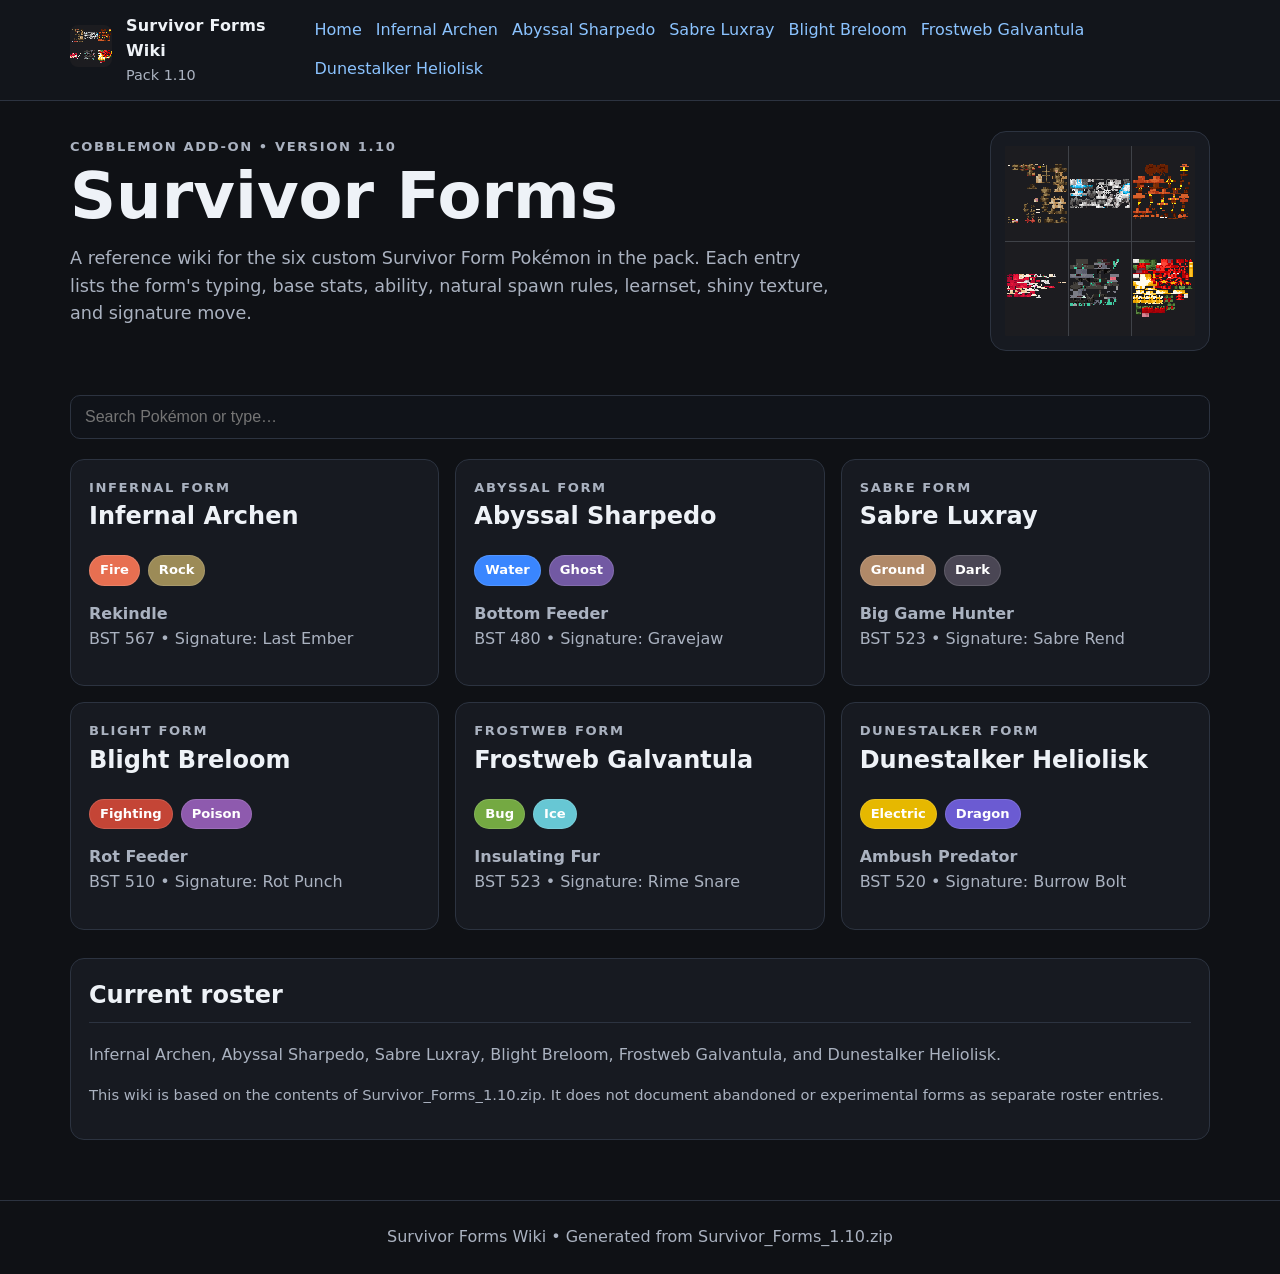
<file: index.html>
<!doctype html><html><head><meta charset="utf-8"><meta name="viewport" content="width=device-width,initial-scale=1">
<title>Survivor Forms Wiki</title><link rel="stylesheet" href="styles.css"></head><body>

<header><div class="header-inner">
<a href="index.html"><img class="logo" src="assets/pack.png" alt="Survivor Forms pack icon"></a>
<div><div class="brand">Survivor Forms Wiki</div><div class="version">Pack 1.10</div></div>
<nav><a href="index.html">Home</a><a href="pokemon/infernal-archen.html">Infernal Archen</a><a href="pokemon/abyssal-sharpedo.html">Abyssal Sharpedo</a><a href="pokemon/sabre-luxray.html">Sabre Luxray</a><a href="pokemon/blight-breloom.html">Blight Breloom</a><a href="pokemon/frostweb-galvantula.html">Frostweb Galvantula</a><a href="pokemon/dunestalker-heliolisk.html">Dunestalker Heliolisk</a></nav>
</div></header>
<main>
<section class="hero">
<div><div class="kicker">Cobblemon Add-on • Version 1.10</div>
<h1>Survivor Forms</h1>
<p>A reference wiki for the six custom Survivor Form Pokémon in the pack. Each entry lists the form's typing, base stats, ability, natural spawn rules, learnset, shiny texture, and signature move.</p></div>
<img class="hero-logo" src="assets/pack.png" alt="Survivor Forms pack icon">
</section>
<input class="search" id="search" placeholder="Search Pokémon or type…" aria-label="Search Pokémon">
<div class="grid" id="cards">
<a class="card mon-card" href="pokemon/infernal-archen.html" data-name="infernal archen fire rock">
<div class="kicker">Infernal Form</div>
<h2>Infernal Archen</h2>
<div class="types"><span class="type" style="background:#E76F51">Fire</span><span class="type" style="background:#9C8B57">Rock</span></div>
<p><strong>Rekindle</strong><br>
BST 567 • Signature: Last Ember</p>
</a>
<a class="card mon-card" href="pokemon/abyssal-sharpedo.html" data-name="abyssal sharpedo water ghost">
<div class="kicker">Abyssal Form</div>
<h2>Abyssal Sharpedo</h2>
<div class="types"><span class="type" style="background:#3A86FF">Water</span><span class="type" style="background:#7259A3">Ghost</span></div>
<p><strong>Bottom Feeder</strong><br>
BST 480 • Signature: Gravejaw</p>
</a>
<a class="card mon-card" href="pokemon/sabre-luxray.html" data-name="sabre luxray ground dark">
<div class="kicker">Sabre Form</div>
<h2>Sabre Luxray</h2>
<div class="types"><span class="type" style="background:#B08968">Ground</span><span class="type" style="background:#4A4654">Dark</span></div>
<p><strong>Big Game Hunter</strong><br>
BST 523 • Signature: Sabre Rend</p>
</a>
<a class="card mon-card" href="pokemon/blight-breloom.html" data-name="blight breloom fighting poison">
<div class="kicker">Blight Form</div>
<h2>Blight Breloom</h2>
<div class="types"><span class="type" style="background:#C44536">Fighting</span><span class="type" style="background:#8E5AAE">Poison</span></div>
<p><strong>Rot Feeder</strong><br>
BST 510 • Signature: Rot Punch</p>
</a>
<a class="card mon-card" href="pokemon/frostweb-galvantula.html" data-name="frostweb galvantula bug ice">
<div class="kicker">Frostweb Form</div>
<h2>Frostweb Galvantula</h2>
<div class="types"><span class="type" style="background:#74A942">Bug</span><span class="type" style="background:#67C7D4">Ice</span></div>
<p><strong>Insulating Fur</strong><br>
BST 523 • Signature: Rime Snare</p>
</a>
<a class="card mon-card" href="pokemon/dunestalker-heliolisk.html" data-name="dunestalker heliolisk electric dragon">
<div class="kicker">Dunestalker Form</div>
<h2>Dunestalker Heliolisk</h2>
<div class="types"><span class="type" style="background:#E6B800">Electric</span><span class="type" style="background:#6B5BD2">Dragon</span></div>
<p><strong>Ambush Predator</strong><br>
BST 520 • Signature: Burrow Bolt</p>
</a></div>
<section class="section card"><h2>Current roster</h2>
<p>Infernal Archen, Abyssal Sharpedo, Sabre Luxray, Blight Breloom, Frostweb Galvantula, and Dunestalker Heliolisk.</p>
<p class="note">This wiki is based on the contents of Survivor_Forms_1.10.zip. It does not document abandoned or experimental forms as separate roster entries.</p></section>
</main><footer>Survivor Forms Wiki • Generated from Survivor_Forms_1.10.zip</footer>
<script>
const q=document.getElementById('search'), cards=[...document.querySelectorAll('.mon-card')];
q.addEventListener('input',()=>{const s=q.value.toLowerCase().trim();cards.forEach(c=>c.style.display=c.dataset.name.includes(s)?'block':'none')})
</script></body></html>
</file>
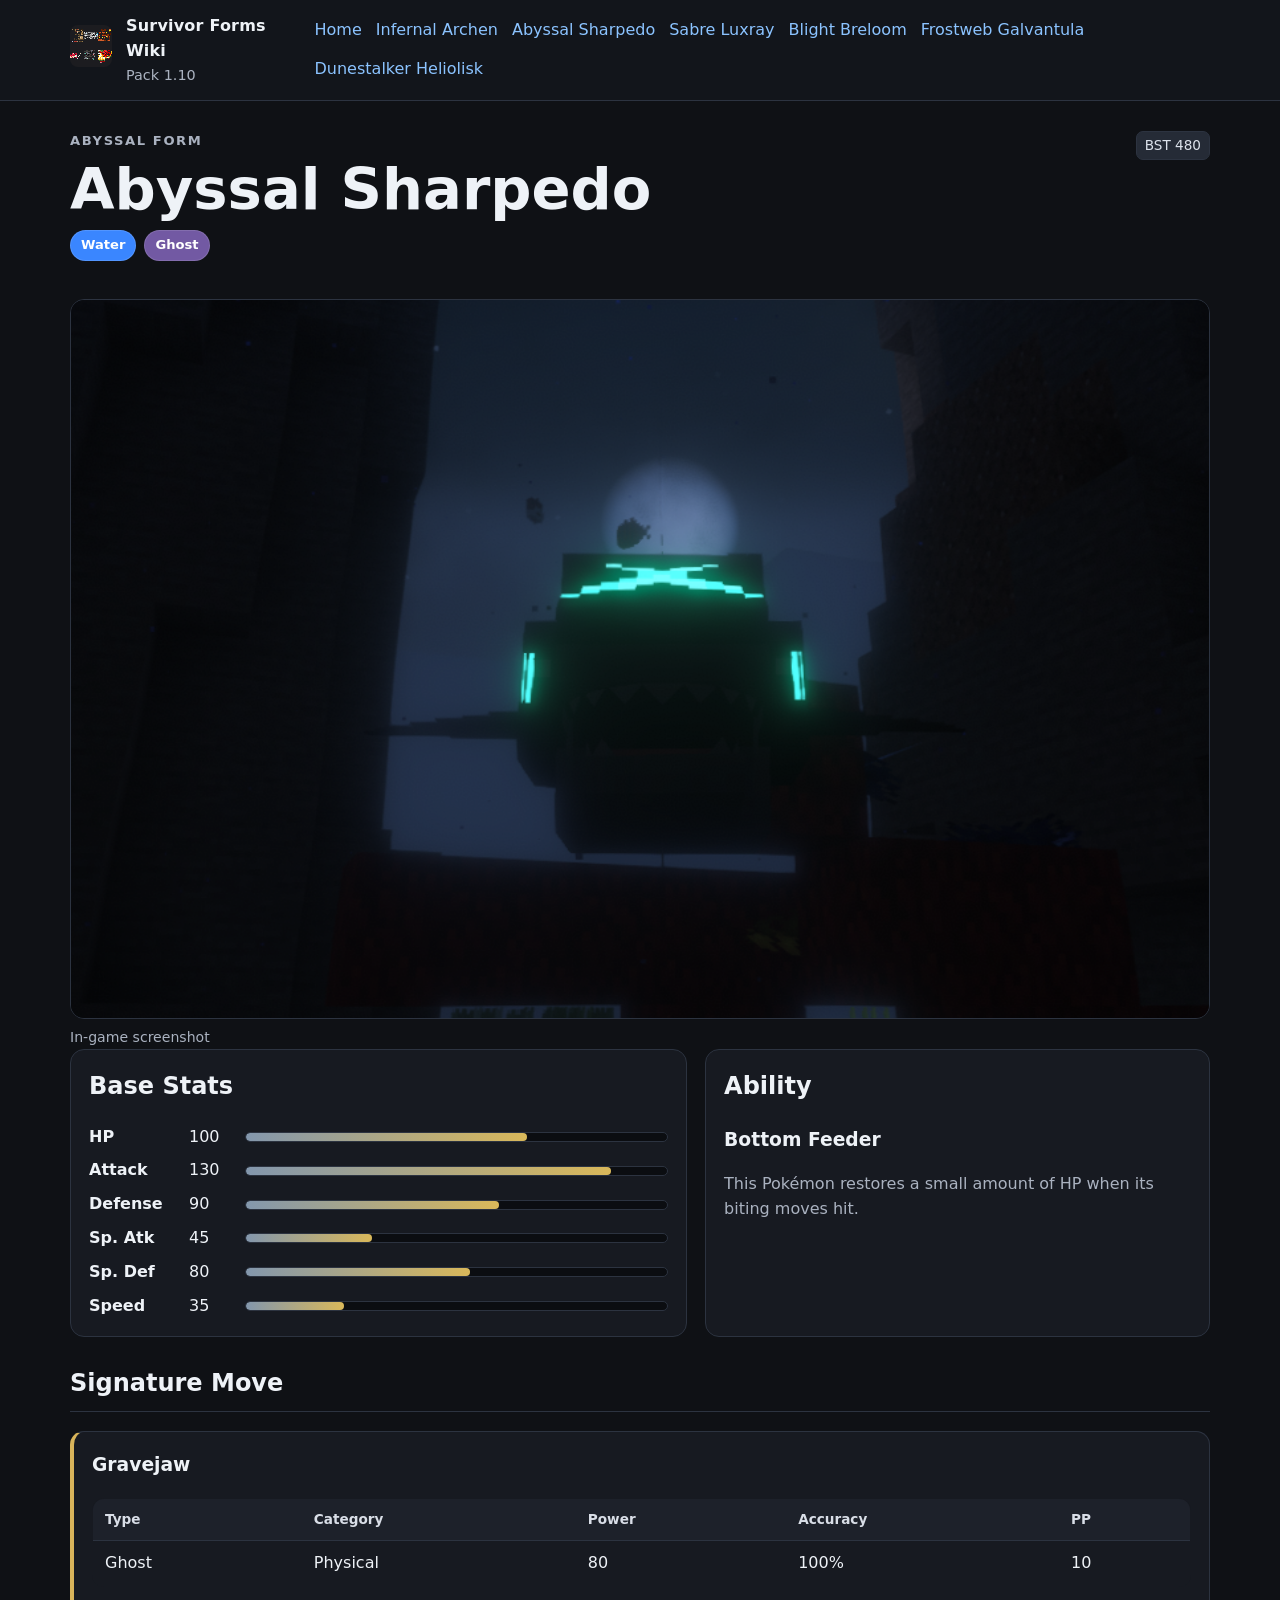
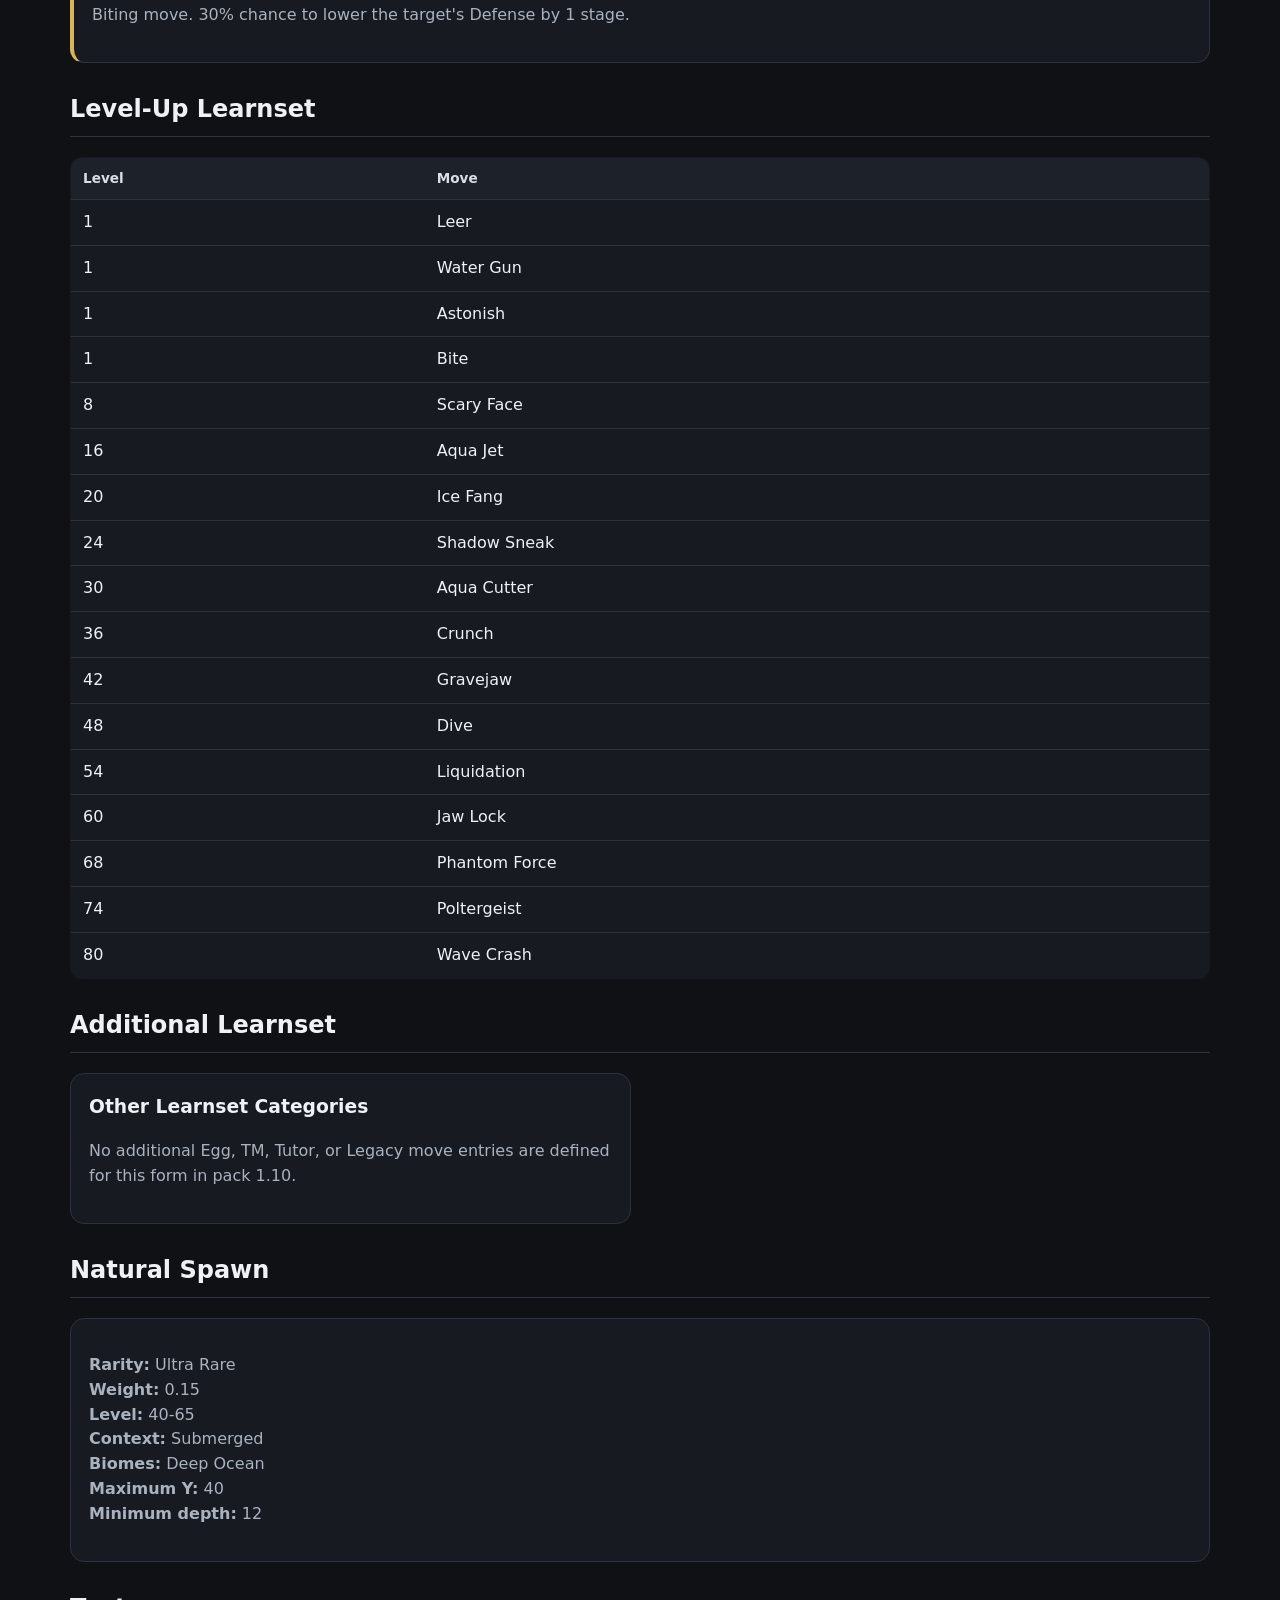
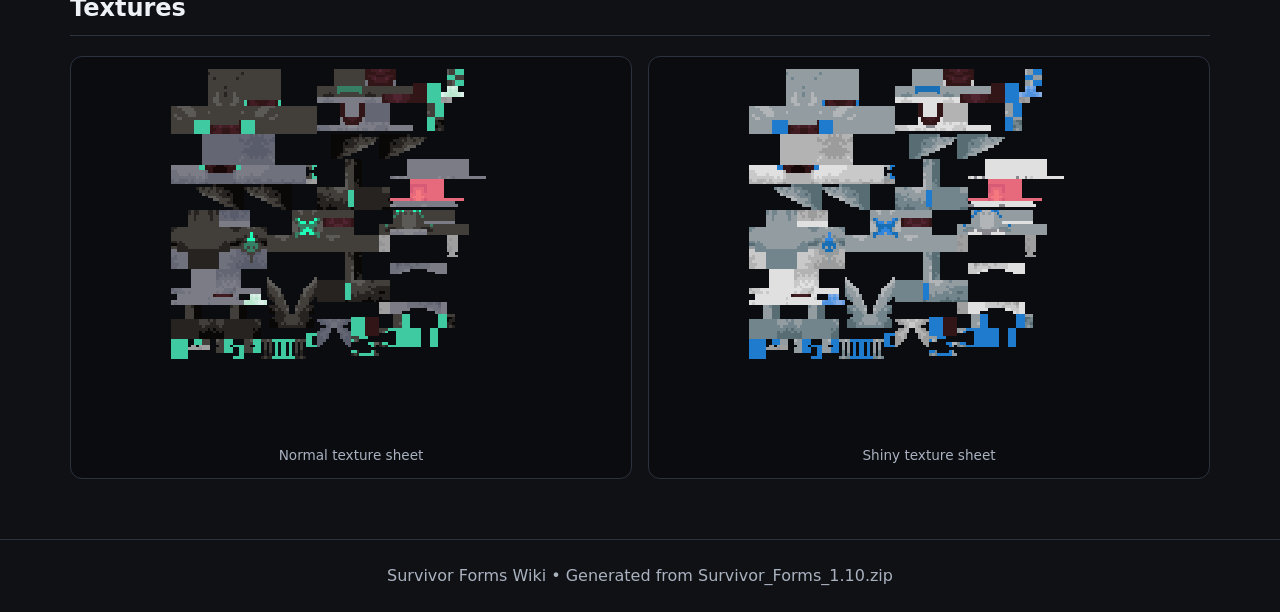
<file: pokemon/abyssal-sharpedo.html>
<!doctype html><html><head><meta charset="utf-8"><meta name="viewport" content="width=device-width,initial-scale=1">
<title>Abyssal Sharpedo • Survivor Forms Wiki</title><link rel="stylesheet" href="../styles.css"></head><body>

<header><div class="header-inner">
<a href="../index.html"><img class="logo" src="../assets/pack.png" alt="Survivor Forms pack icon"></a>
<div><div class="brand">Survivor Forms Wiki</div><div class="version">Pack 1.10</div></div>
<nav><a href="../index.html">Home</a><a href="../pokemon/infernal-archen.html">Infernal Archen</a><a href="../pokemon/abyssal-sharpedo.html">Abyssal Sharpedo</a><a href="../pokemon/sabre-luxray.html">Sabre Luxray</a><a href="../pokemon/blight-breloom.html">Blight Breloom</a><a href="../pokemon/frostweb-galvantula.html">Frostweb Galvantula</a><a href="../pokemon/dunestalker-heliolisk.html">Dunestalker Heliolisk</a></nav>
</div></header>
<main>
<div class="page-title">
<div><div class="kicker">Abyssal Form</div><h1>Abyssal Sharpedo</h1><div class="types"><span class="type" style="background:#3A86FF">Water</span><span class="type" style="background:#7259A3">Ghost</span></div></div>
<div><span class="badge">BST 480</span></div>
</div>


<section class="section">
<img class="ingame-shot" src="../assets/abyssal-sharpedo-ingame.png" alt="In-game screenshot of Abyssal Sharpedo">
<div class="ingame-caption">In-game screenshot</div>
</section>

<div class="summary-grid">
<div class="card"><h2>Base Stats</h2><div class="stats"><div class="stat-row"><strong>HP</strong><span>100</span><div class="bar"><div class="fill" style="width:66.7%"></div></div></div><div class="stat-row"><strong>Attack</strong><span>130</span><div class="bar"><div class="fill" style="width:86.7%"></div></div></div><div class="stat-row"><strong>Defense</strong><span>90</span><div class="bar"><div class="fill" style="width:60.0%"></div></div></div><div class="stat-row"><strong>Sp. Atk</strong><span>45</span><div class="bar"><div class="fill" style="width:30.0%"></div></div></div><div class="stat-row"><strong>Sp. Def</strong><span>80</span><div class="bar"><div class="fill" style="width:53.3%"></div></div></div><div class="stat-row"><strong>Speed</strong><span>35</span><div class="bar"><div class="fill" style="width:23.3%"></div></div></div></div></div>
<div class="card"><h2>Ability</h2><h3>Bottom Feeder</h3><p>This Pokémon restores a small amount of HP when its biting moves hit.</p></div>
</div>

<section class="section">
<h2>Signature Move</h2>
<div class="card sig"><h3>Gravejaw</h3>
<table><tr><th>Type</th><th>Category</th><th>Power</th><th>Accuracy</th><th>PP</th></tr>
<tr><td>Ghost</td><td>Physical</td><td>80</td><td>100%</td><td>10</td></tr></table>
<p>Biting move. 30% chance to lower the target's Defense by 1 stage.</p></div>
</section>

<section class="section"><h2>Level-Up Learnset</h2>
<table><thead><tr><th>Level</th><th>Move</th></tr></thead><tbody><tr><td>1</td><td>Leer</td></tr><tr><td>1</td><td>Water Gun</td></tr><tr><td>1</td><td>Astonish</td></tr><tr><td>1</td><td>Bite</td></tr><tr><td>8</td><td>Scary Face</td></tr><tr><td>16</td><td>Aqua Jet</td></tr><tr><td>20</td><td>Ice Fang</td></tr><tr><td>24</td><td>Shadow Sneak</td></tr><tr><td>30</td><td>Aqua Cutter</td></tr><tr><td>36</td><td>Crunch</td></tr><tr><td>42</td><td>Gravejaw</td></tr><tr><td>48</td><td>Dive</td></tr><tr><td>54</td><td>Liquidation</td></tr><tr><td>60</td><td>Jaw Lock</td></tr><tr><td>68</td><td>Phantom Force</td></tr><tr><td>74</td><td>Poltergeist</td></tr><tr><td>80</td><td>Wave Crash</td></tr></tbody></table></section>

<section class="section"><h2>Additional Learnset</h2><div class="move-grid"><div class="card"><h3>Other Learnset Categories</h3><p>No additional Egg, TM, Tutor, or Legacy move entries are defined for this form in pack 1.10.</p></div></div></section>

<section class="section"><h2>Natural Spawn</h2>
<div class="card"><p><strong>Rarity:</strong> Ultra Rare<br><strong>Weight:</strong> 0.15<br><strong>Level:</strong> 40-65<br><strong>Context:</strong> Submerged<br><strong>Biomes:</strong> Deep Ocean<br><strong>Maximum Y:</strong> 40<br><strong>Minimum depth:</strong> 12</p></div></section>

<section class="section"><h2>Textures</h2>
<div class="texture-wrap">
<div class="texture"><img src="../assets/abyssal-sharpedo.png" alt="Abyssal Sharpedo normal texture sheet"><span>Normal texture sheet</span></div>
<div class="texture"><img src="../assets/abyssal-sharpedo-shiny.png" alt="Abyssal Sharpedo shiny texture sheet"><span>Shiny texture sheet</span></div>
</div></section>
</main><footer>Survivor Forms Wiki • Generated from Survivor_Forms_1.10.zip</footer></body></html>
</file>
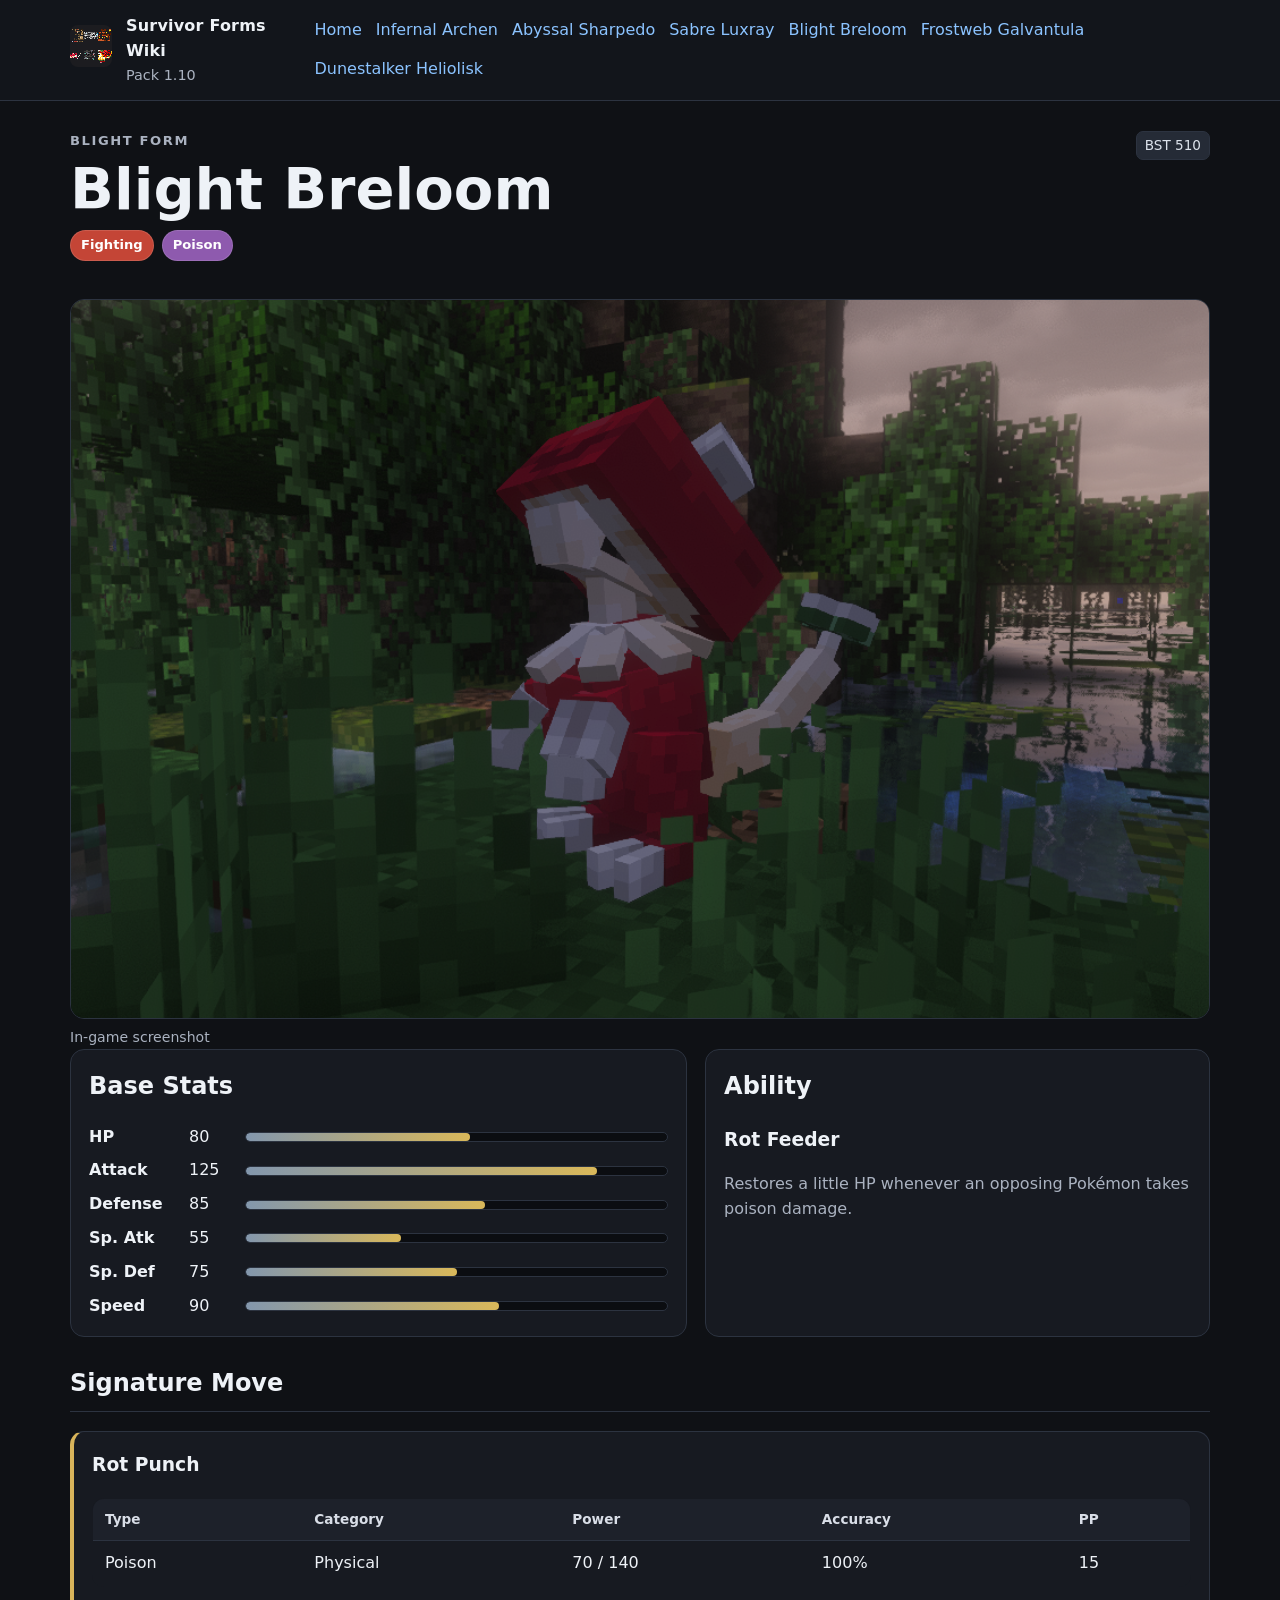
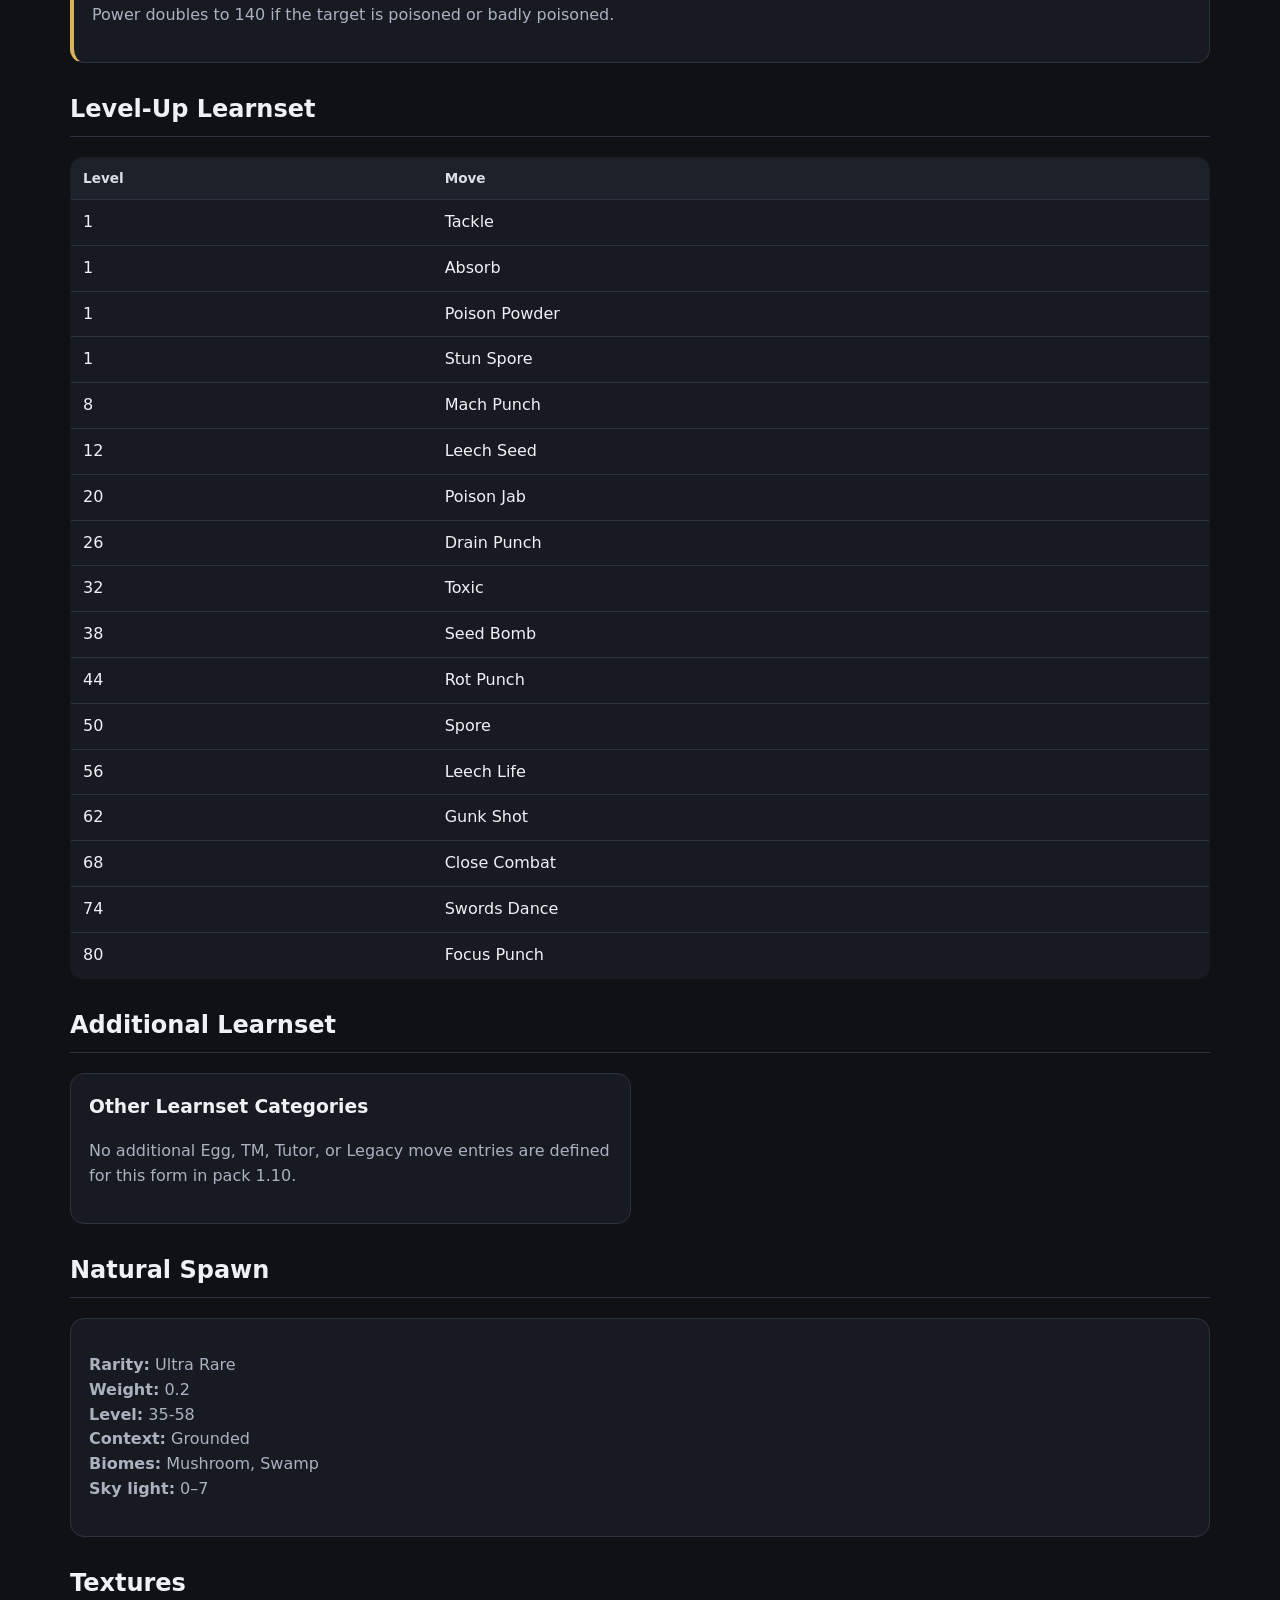
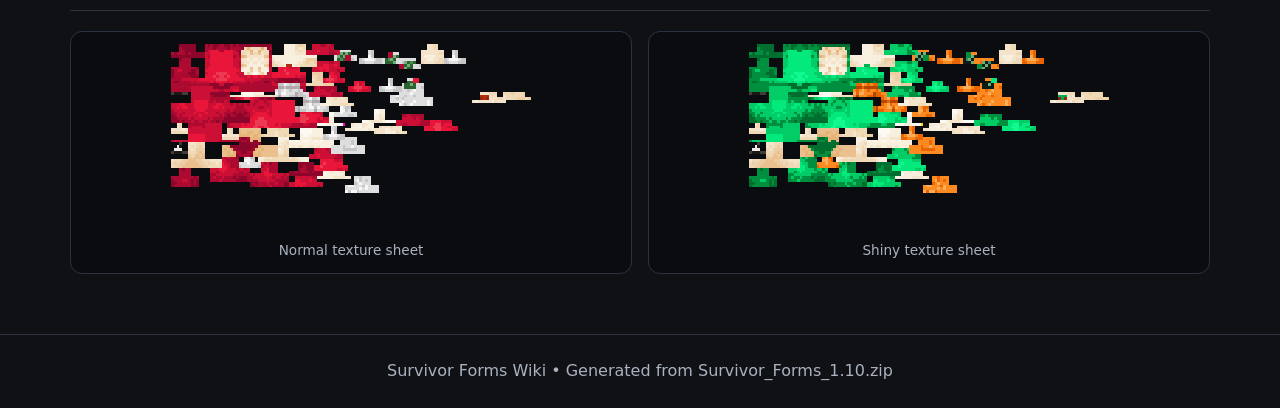
<file: pokemon/blight-breloom.html>
<!doctype html><html><head><meta charset="utf-8"><meta name="viewport" content="width=device-width,initial-scale=1">
<title>Blight Breloom • Survivor Forms Wiki</title><link rel="stylesheet" href="../styles.css"></head><body>

<header><div class="header-inner">
<a href="../index.html"><img class="logo" src="../assets/pack.png" alt="Survivor Forms pack icon"></a>
<div><div class="brand">Survivor Forms Wiki</div><div class="version">Pack 1.10</div></div>
<nav><a href="../index.html">Home</a><a href="../pokemon/infernal-archen.html">Infernal Archen</a><a href="../pokemon/abyssal-sharpedo.html">Abyssal Sharpedo</a><a href="../pokemon/sabre-luxray.html">Sabre Luxray</a><a href="../pokemon/blight-breloom.html">Blight Breloom</a><a href="../pokemon/frostweb-galvantula.html">Frostweb Galvantula</a><a href="../pokemon/dunestalker-heliolisk.html">Dunestalker Heliolisk</a></nav>
</div></header>
<main>
<div class="page-title">
<div><div class="kicker">Blight Form</div><h1>Blight Breloom</h1><div class="types"><span class="type" style="background:#C44536">Fighting</span><span class="type" style="background:#8E5AAE">Poison</span></div></div>
<div><span class="badge">BST 510</span></div>
</div>


<section class="section">
<img class="ingame-shot" src="../assets/blight-breloom-ingame.png" alt="In-game screenshot of Blight Breloom">
<div class="ingame-caption">In-game screenshot</div>
</section>

<div class="summary-grid">
<div class="card"><h2>Base Stats</h2><div class="stats"><div class="stat-row"><strong>HP</strong><span>80</span><div class="bar"><div class="fill" style="width:53.3%"></div></div></div><div class="stat-row"><strong>Attack</strong><span>125</span><div class="bar"><div class="fill" style="width:83.3%"></div></div></div><div class="stat-row"><strong>Defense</strong><span>85</span><div class="bar"><div class="fill" style="width:56.7%"></div></div></div><div class="stat-row"><strong>Sp. Atk</strong><span>55</span><div class="bar"><div class="fill" style="width:36.7%"></div></div></div><div class="stat-row"><strong>Sp. Def</strong><span>75</span><div class="bar"><div class="fill" style="width:50.0%"></div></div></div><div class="stat-row"><strong>Speed</strong><span>90</span><div class="bar"><div class="fill" style="width:60.0%"></div></div></div></div></div>
<div class="card"><h2>Ability</h2><h3>Rot Feeder</h3><p>Restores a little HP whenever an opposing Pokémon takes poison damage.</p></div>
</div>

<section class="section">
<h2>Signature Move</h2>
<div class="card sig"><h3>Rot Punch</h3>
<table><tr><th>Type</th><th>Category</th><th>Power</th><th>Accuracy</th><th>PP</th></tr>
<tr><td>Poison</td><td>Physical</td><td>70 / 140</td><td>100%</td><td>15</td></tr></table>
<p>Power doubles to 140 if the target is poisoned or badly poisoned.</p></div>
</section>

<section class="section"><h2>Level-Up Learnset</h2>
<table><thead><tr><th>Level</th><th>Move</th></tr></thead><tbody><tr><td>1</td><td>Tackle</td></tr><tr><td>1</td><td>Absorb</td></tr><tr><td>1</td><td>Poison Powder</td></tr><tr><td>1</td><td>Stun Spore</td></tr><tr><td>8</td><td>Mach Punch</td></tr><tr><td>12</td><td>Leech Seed</td></tr><tr><td>20</td><td>Poison Jab</td></tr><tr><td>26</td><td>Drain Punch</td></tr><tr><td>32</td><td>Toxic</td></tr><tr><td>38</td><td>Seed Bomb</td></tr><tr><td>44</td><td>Rot Punch</td></tr><tr><td>50</td><td>Spore</td></tr><tr><td>56</td><td>Leech Life</td></tr><tr><td>62</td><td>Gunk Shot</td></tr><tr><td>68</td><td>Close Combat</td></tr><tr><td>74</td><td>Swords Dance</td></tr><tr><td>80</td><td>Focus Punch</td></tr></tbody></table></section>

<section class="section"><h2>Additional Learnset</h2><div class="move-grid"><div class="card"><h3>Other Learnset Categories</h3><p>No additional Egg, TM, Tutor, or Legacy move entries are defined for this form in pack 1.10.</p></div></div></section>

<section class="section"><h2>Natural Spawn</h2>
<div class="card"><p><strong>Rarity:</strong> Ultra Rare<br><strong>Weight:</strong> 0.2<br><strong>Level:</strong> 35-58<br><strong>Context:</strong> Grounded<br><strong>Biomes:</strong> Mushroom, Swamp<br><strong>Sky light:</strong> 0–7</p></div></section>

<section class="section"><h2>Textures</h2>
<div class="texture-wrap">
<div class="texture"><img src="../assets/blight-breloom.png" alt="Blight Breloom normal texture sheet"><span>Normal texture sheet</span></div>
<div class="texture"><img src="../assets/blight-breloom-shiny.png" alt="Blight Breloom shiny texture sheet"><span>Shiny texture sheet</span></div>
</div></section>
</main><footer>Survivor Forms Wiki • Generated from Survivor_Forms_1.10.zip</footer></body></html>
</file>
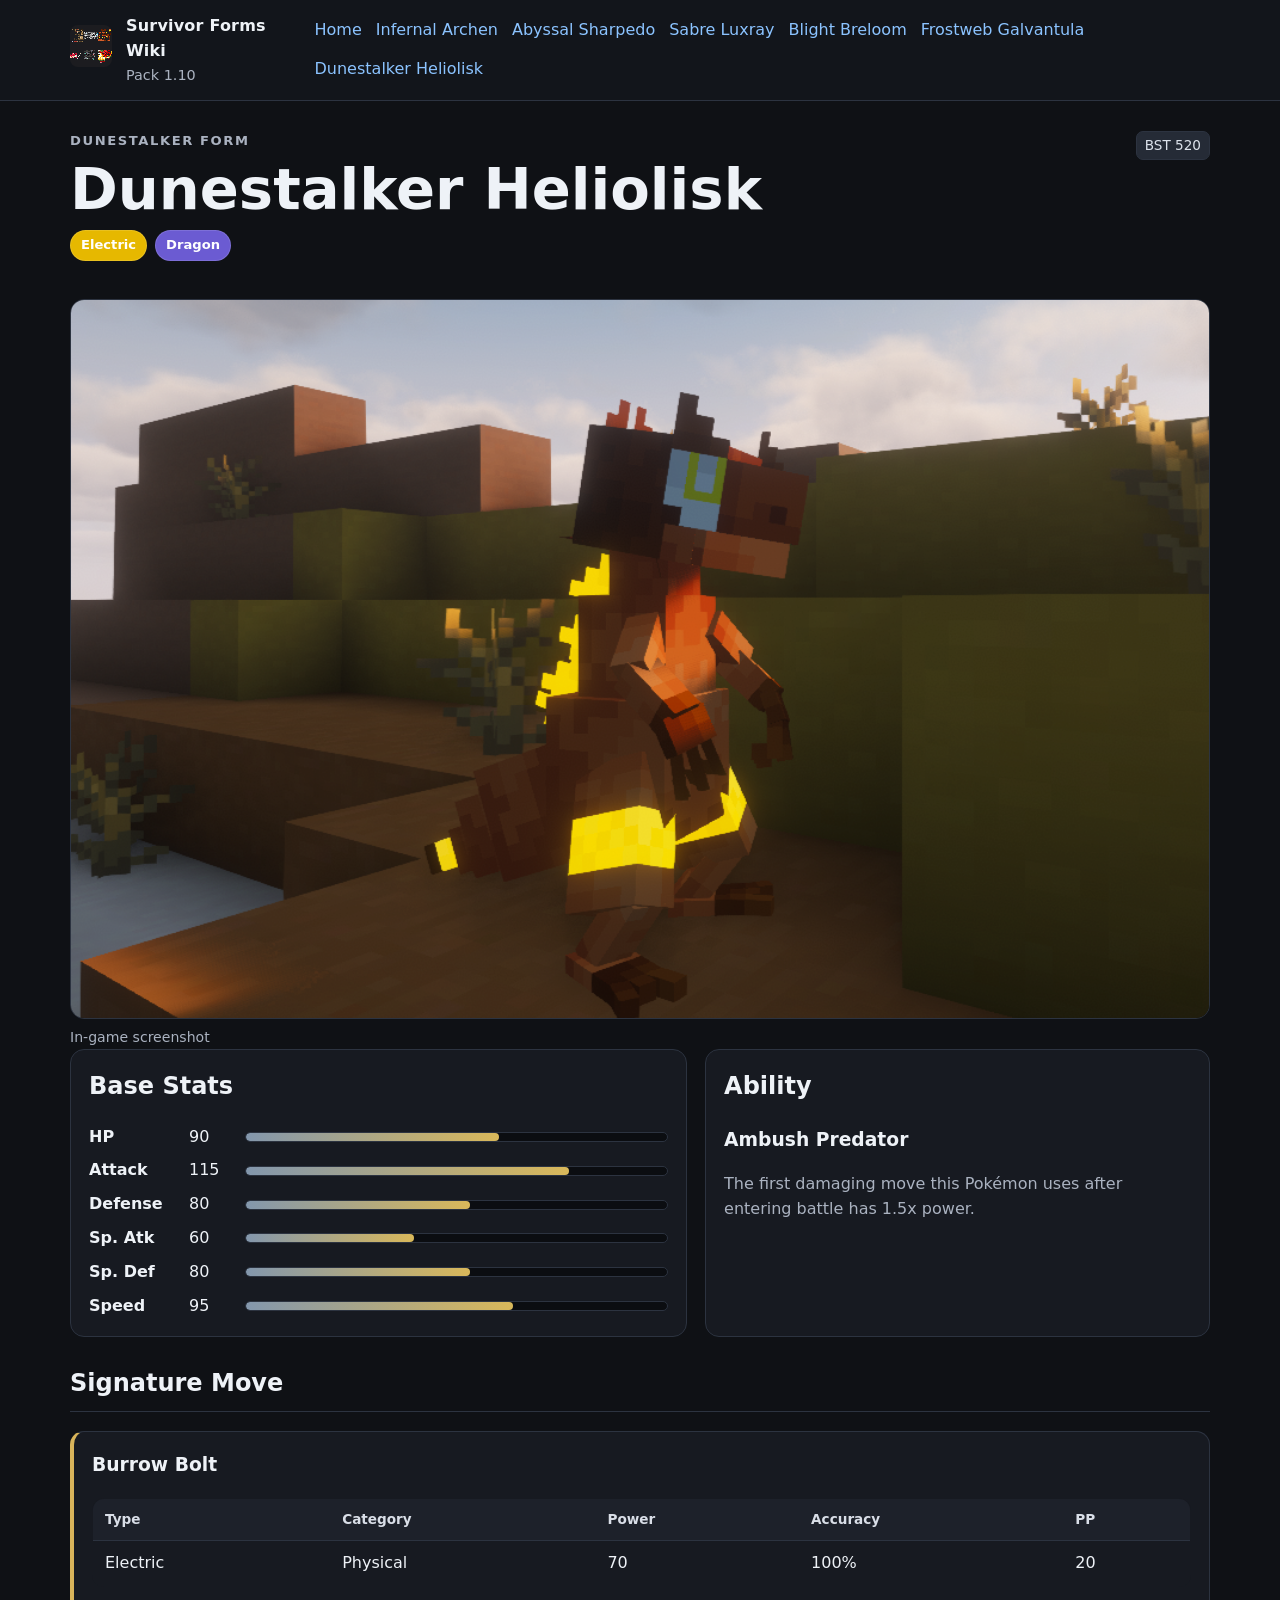
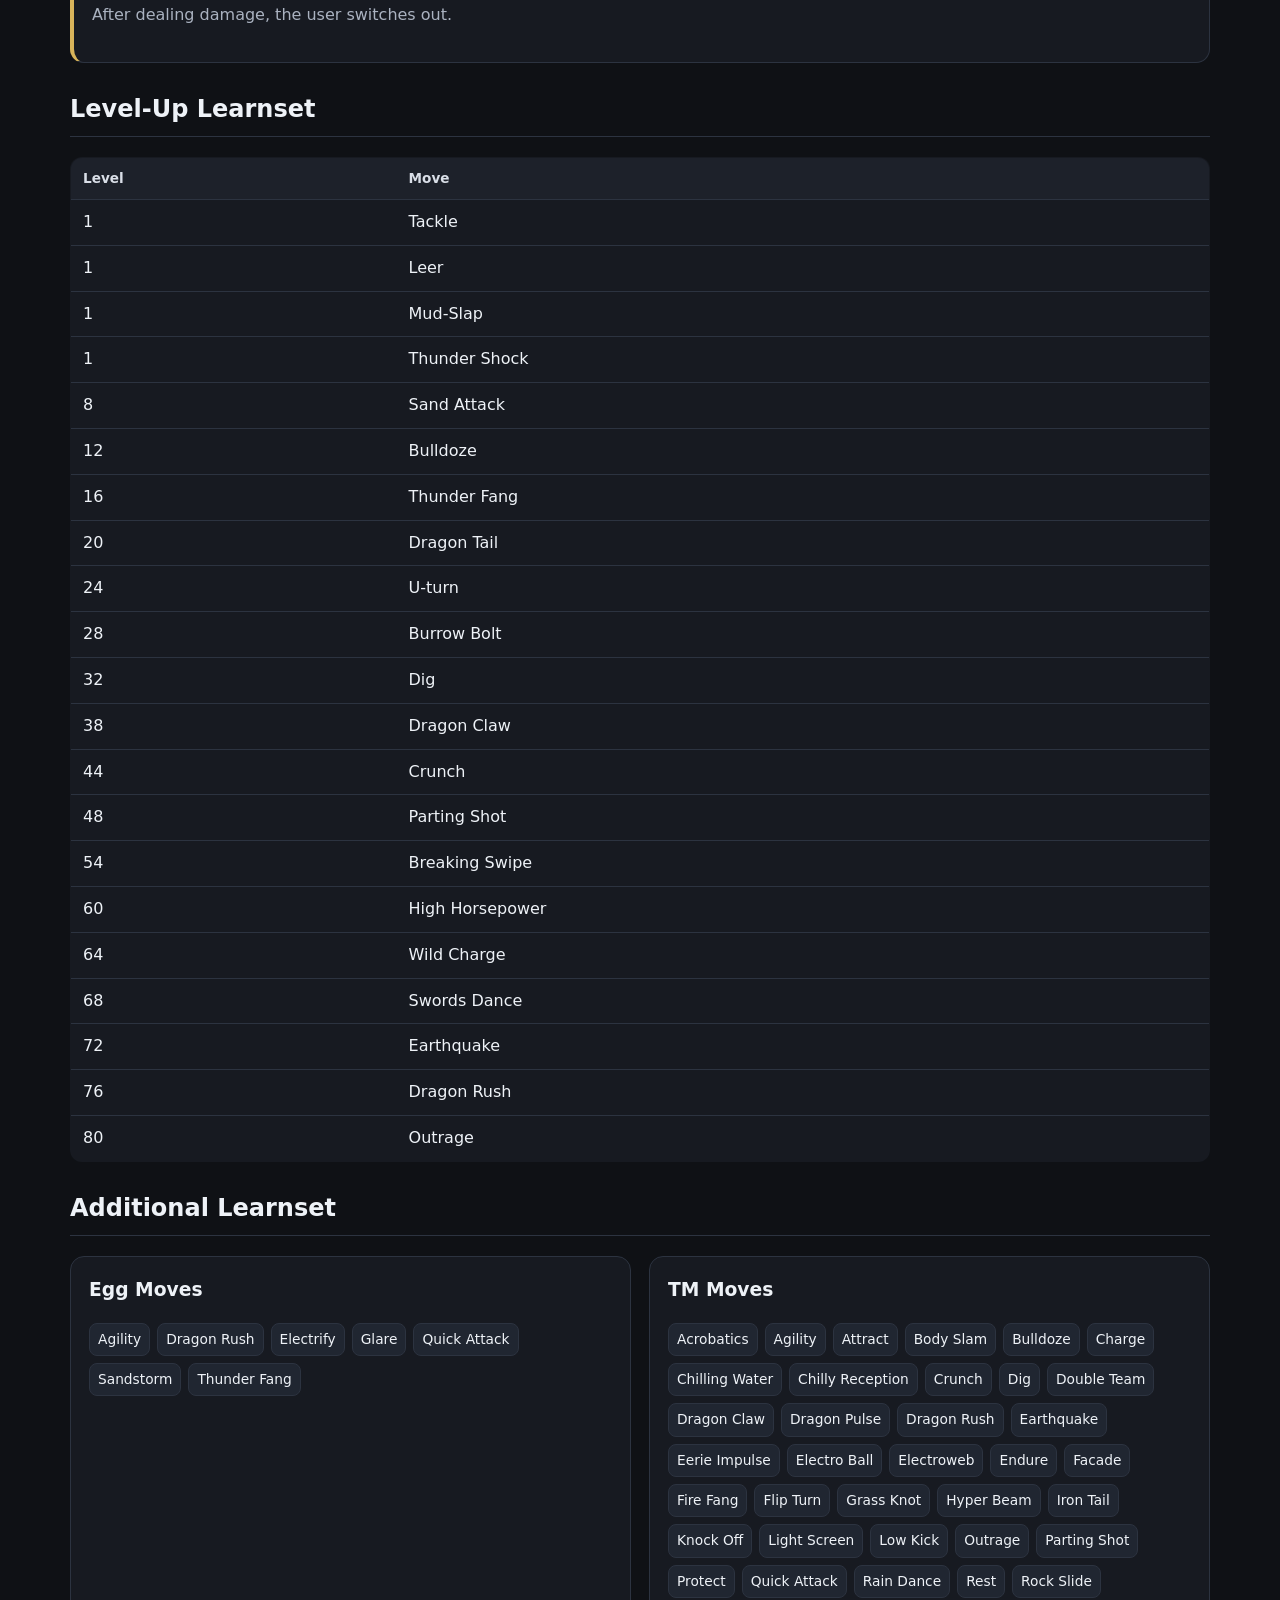
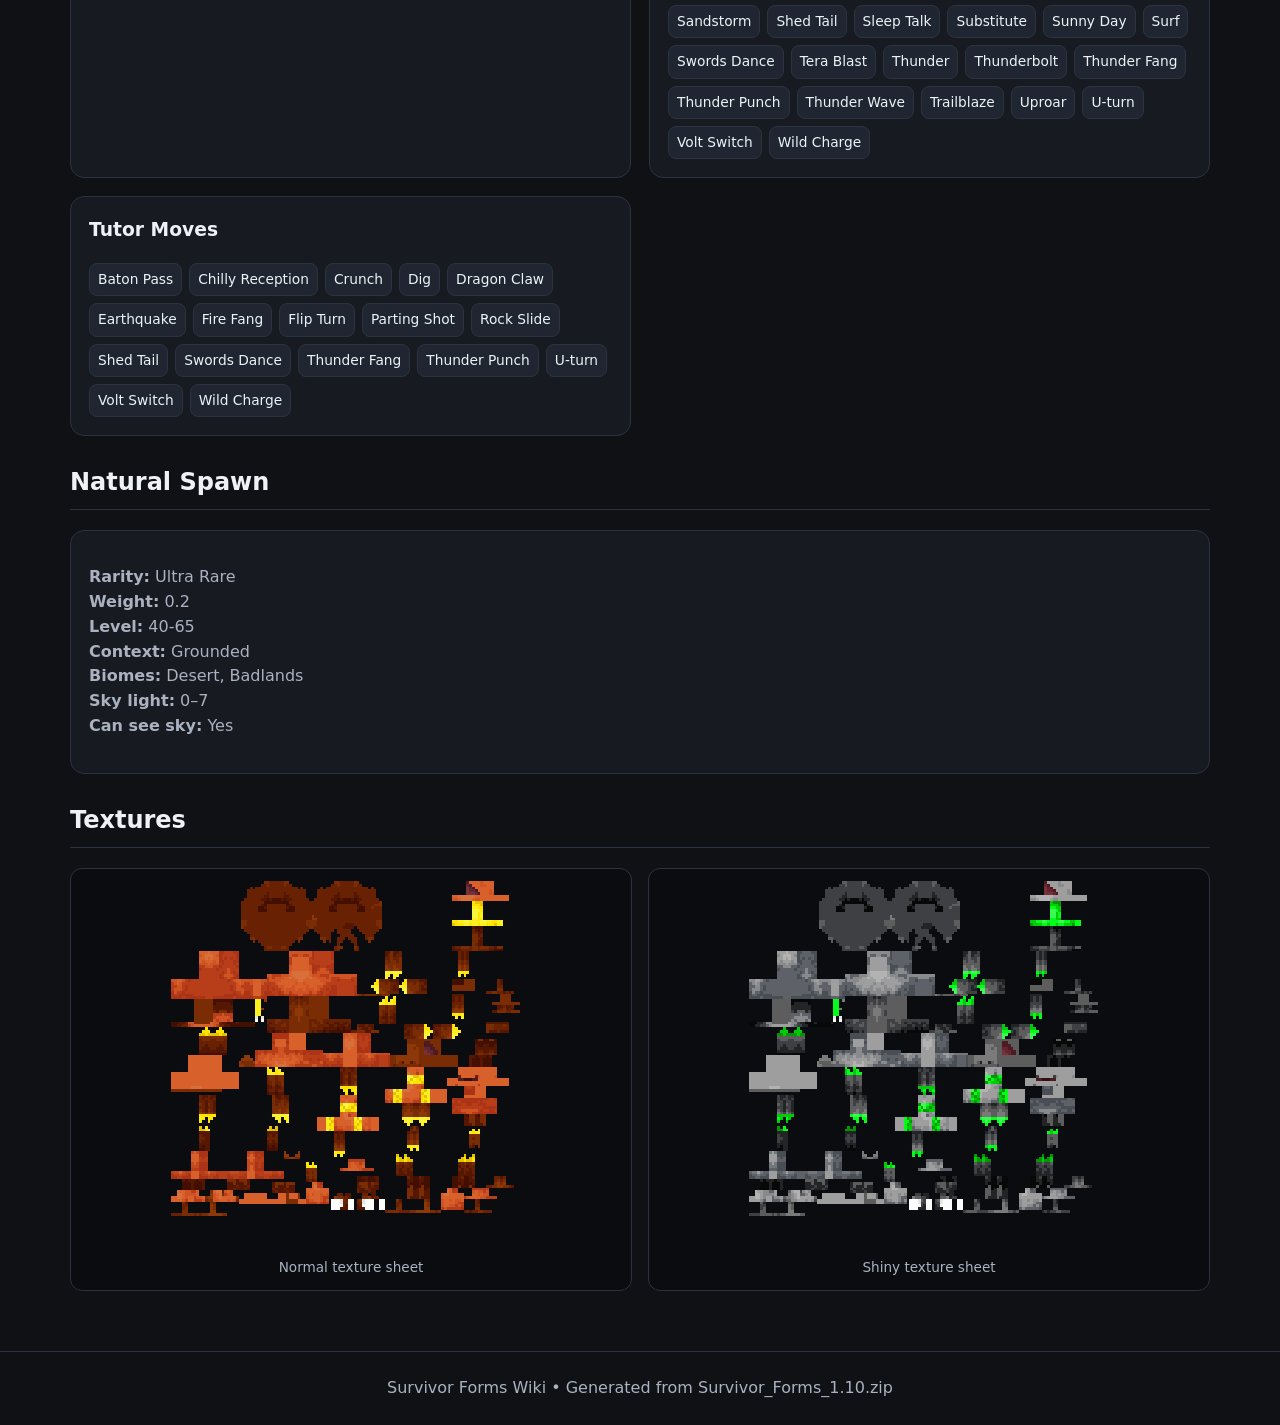
<file: pokemon/dunestalker-heliolisk.html>
<!doctype html><html><head><meta charset="utf-8"><meta name="viewport" content="width=device-width,initial-scale=1">
<title>Dunestalker Heliolisk • Survivor Forms Wiki</title><link rel="stylesheet" href="../styles.css"></head><body>

<header><div class="header-inner">
<a href="../index.html"><img class="logo" src="../assets/pack.png" alt="Survivor Forms pack icon"></a>
<div><div class="brand">Survivor Forms Wiki</div><div class="version">Pack 1.10</div></div>
<nav><a href="../index.html">Home</a><a href="../pokemon/infernal-archen.html">Infernal Archen</a><a href="../pokemon/abyssal-sharpedo.html">Abyssal Sharpedo</a><a href="../pokemon/sabre-luxray.html">Sabre Luxray</a><a href="../pokemon/blight-breloom.html">Blight Breloom</a><a href="../pokemon/frostweb-galvantula.html">Frostweb Galvantula</a><a href="../pokemon/dunestalker-heliolisk.html">Dunestalker Heliolisk</a></nav>
</div></header>
<main>
<div class="page-title">
<div><div class="kicker">Dunestalker Form</div><h1>Dunestalker Heliolisk</h1><div class="types"><span class="type" style="background:#E6B800">Electric</span><span class="type" style="background:#6B5BD2">Dragon</span></div></div>
<div><span class="badge">BST 520</span></div>
</div>


<section class="section">
<img class="ingame-shot" src="../assets/dunestalker-heliolisk-ingame.png" alt="In-game screenshot of Dunestalker Heliolisk">
<div class="ingame-caption">In-game screenshot</div>
</section>

<div class="summary-grid">
<div class="card"><h2>Base Stats</h2><div class="stats"><div class="stat-row"><strong>HP</strong><span>90</span><div class="bar"><div class="fill" style="width:60.0%"></div></div></div><div class="stat-row"><strong>Attack</strong><span>115</span><div class="bar"><div class="fill" style="width:76.7%"></div></div></div><div class="stat-row"><strong>Defense</strong><span>80</span><div class="bar"><div class="fill" style="width:53.3%"></div></div></div><div class="stat-row"><strong>Sp. Atk</strong><span>60</span><div class="bar"><div class="fill" style="width:40.0%"></div></div></div><div class="stat-row"><strong>Sp. Def</strong><span>80</span><div class="bar"><div class="fill" style="width:53.3%"></div></div></div><div class="stat-row"><strong>Speed</strong><span>95</span><div class="bar"><div class="fill" style="width:63.3%"></div></div></div></div></div>
<div class="card"><h2>Ability</h2><h3>Ambush Predator</h3><p>The first damaging move this Pokémon uses after entering battle has 1.5x power.</p></div>
</div>

<section class="section">
<h2>Signature Move</h2>
<div class="card sig"><h3>Burrow Bolt</h3>
<table><tr><th>Type</th><th>Category</th><th>Power</th><th>Accuracy</th><th>PP</th></tr>
<tr><td>Electric</td><td>Physical</td><td>70</td><td>100%</td><td>20</td></tr></table>
<p>After dealing damage, the user switches out.</p></div>
</section>

<section class="section"><h2>Level-Up Learnset</h2>
<table><thead><tr><th>Level</th><th>Move</th></tr></thead><tbody><tr><td>1</td><td>Tackle</td></tr><tr><td>1</td><td>Leer</td></tr><tr><td>1</td><td>Mud-Slap</td></tr><tr><td>1</td><td>Thunder Shock</td></tr><tr><td>8</td><td>Sand Attack</td></tr><tr><td>12</td><td>Bulldoze</td></tr><tr><td>16</td><td>Thunder Fang</td></tr><tr><td>20</td><td>Dragon Tail</td></tr><tr><td>24</td><td>U-turn</td></tr><tr><td>28</td><td>Burrow Bolt</td></tr><tr><td>32</td><td>Dig</td></tr><tr><td>38</td><td>Dragon Claw</td></tr><tr><td>44</td><td>Crunch</td></tr><tr><td>48</td><td>Parting Shot</td></tr><tr><td>54</td><td>Breaking Swipe</td></tr><tr><td>60</td><td>High Horsepower</td></tr><tr><td>64</td><td>Wild Charge</td></tr><tr><td>68</td><td>Swords Dance</td></tr><tr><td>72</td><td>Earthquake</td></tr><tr><td>76</td><td>Dragon Rush</td></tr><tr><td>80</td><td>Outrage</td></tr></tbody></table></section>

<section class="section"><h2>Additional Learnset</h2><div class="move-grid"><div class="card"><h3>Egg Moves</h3><div class="chips"><span class="chip">Agility</span><span class="chip">Dragon Rush</span><span class="chip">Electrify</span><span class="chip">Glare</span><span class="chip">Quick Attack</span><span class="chip">Sandstorm</span><span class="chip">Thunder Fang</span></div></div><div class="card"><h3>TM Moves</h3><div class="chips"><span class="chip">Acrobatics</span><span class="chip">Agility</span><span class="chip">Attract</span><span class="chip">Body Slam</span><span class="chip">Bulldoze</span><span class="chip">Charge</span><span class="chip">Chilling Water</span><span class="chip">Chilly Reception</span><span class="chip">Crunch</span><span class="chip">Dig</span><span class="chip">Double Team</span><span class="chip">Dragon Claw</span><span class="chip">Dragon Pulse</span><span class="chip">Dragon Rush</span><span class="chip">Earthquake</span><span class="chip">Eerie Impulse</span><span class="chip">Electro Ball</span><span class="chip">Electroweb</span><span class="chip">Endure</span><span class="chip">Facade</span><span class="chip">Fire Fang</span><span class="chip">Flip Turn</span><span class="chip">Grass Knot</span><span class="chip">Hyper Beam</span><span class="chip">Iron Tail</span><span class="chip">Knock Off</span><span class="chip">Light Screen</span><span class="chip">Low Kick</span><span class="chip">Outrage</span><span class="chip">Parting Shot</span><span class="chip">Protect</span><span class="chip">Quick Attack</span><span class="chip">Rain Dance</span><span class="chip">Rest</span><span class="chip">Rock Slide</span><span class="chip">Sandstorm</span><span class="chip">Shed Tail</span><span class="chip">Sleep Talk</span><span class="chip">Substitute</span><span class="chip">Sunny Day</span><span class="chip">Surf</span><span class="chip">Swords Dance</span><span class="chip">Tera Blast</span><span class="chip">Thunder</span><span class="chip">Thunderbolt</span><span class="chip">Thunder Fang</span><span class="chip">Thunder Punch</span><span class="chip">Thunder Wave</span><span class="chip">Trailblaze</span><span class="chip">Uproar</span><span class="chip">U-turn</span><span class="chip">Volt Switch</span><span class="chip">Wild Charge</span></div></div><div class="card"><h3>Tutor Moves</h3><div class="chips"><span class="chip">Baton Pass</span><span class="chip">Chilly Reception</span><span class="chip">Crunch</span><span class="chip">Dig</span><span class="chip">Dragon Claw</span><span class="chip">Earthquake</span><span class="chip">Fire Fang</span><span class="chip">Flip Turn</span><span class="chip">Parting Shot</span><span class="chip">Rock Slide</span><span class="chip">Shed Tail</span><span class="chip">Swords Dance</span><span class="chip">Thunder Fang</span><span class="chip">Thunder Punch</span><span class="chip">U-turn</span><span class="chip">Volt Switch</span><span class="chip">Wild Charge</span></div></div></div></section>

<section class="section"><h2>Natural Spawn</h2>
<div class="card"><p><strong>Rarity:</strong> Ultra Rare<br><strong>Weight:</strong> 0.2<br><strong>Level:</strong> 40-65<br><strong>Context:</strong> Grounded<br><strong>Biomes:</strong> Desert, Badlands<br><strong>Sky light:</strong> 0–7<br><strong>Can see sky:</strong> Yes</p></div></section>

<section class="section"><h2>Textures</h2>
<div class="texture-wrap">
<div class="texture"><img src="../assets/dunestalker-heliolisk.png" alt="Dunestalker Heliolisk normal texture sheet"><span>Normal texture sheet</span></div>
<div class="texture"><img src="../assets/dunestalker-heliolisk-shiny.png" alt="Dunestalker Heliolisk shiny texture sheet"><span>Shiny texture sheet</span></div>
</div></section>
</main><footer>Survivor Forms Wiki • Generated from Survivor_Forms_1.10.zip</footer></body></html>
</file>
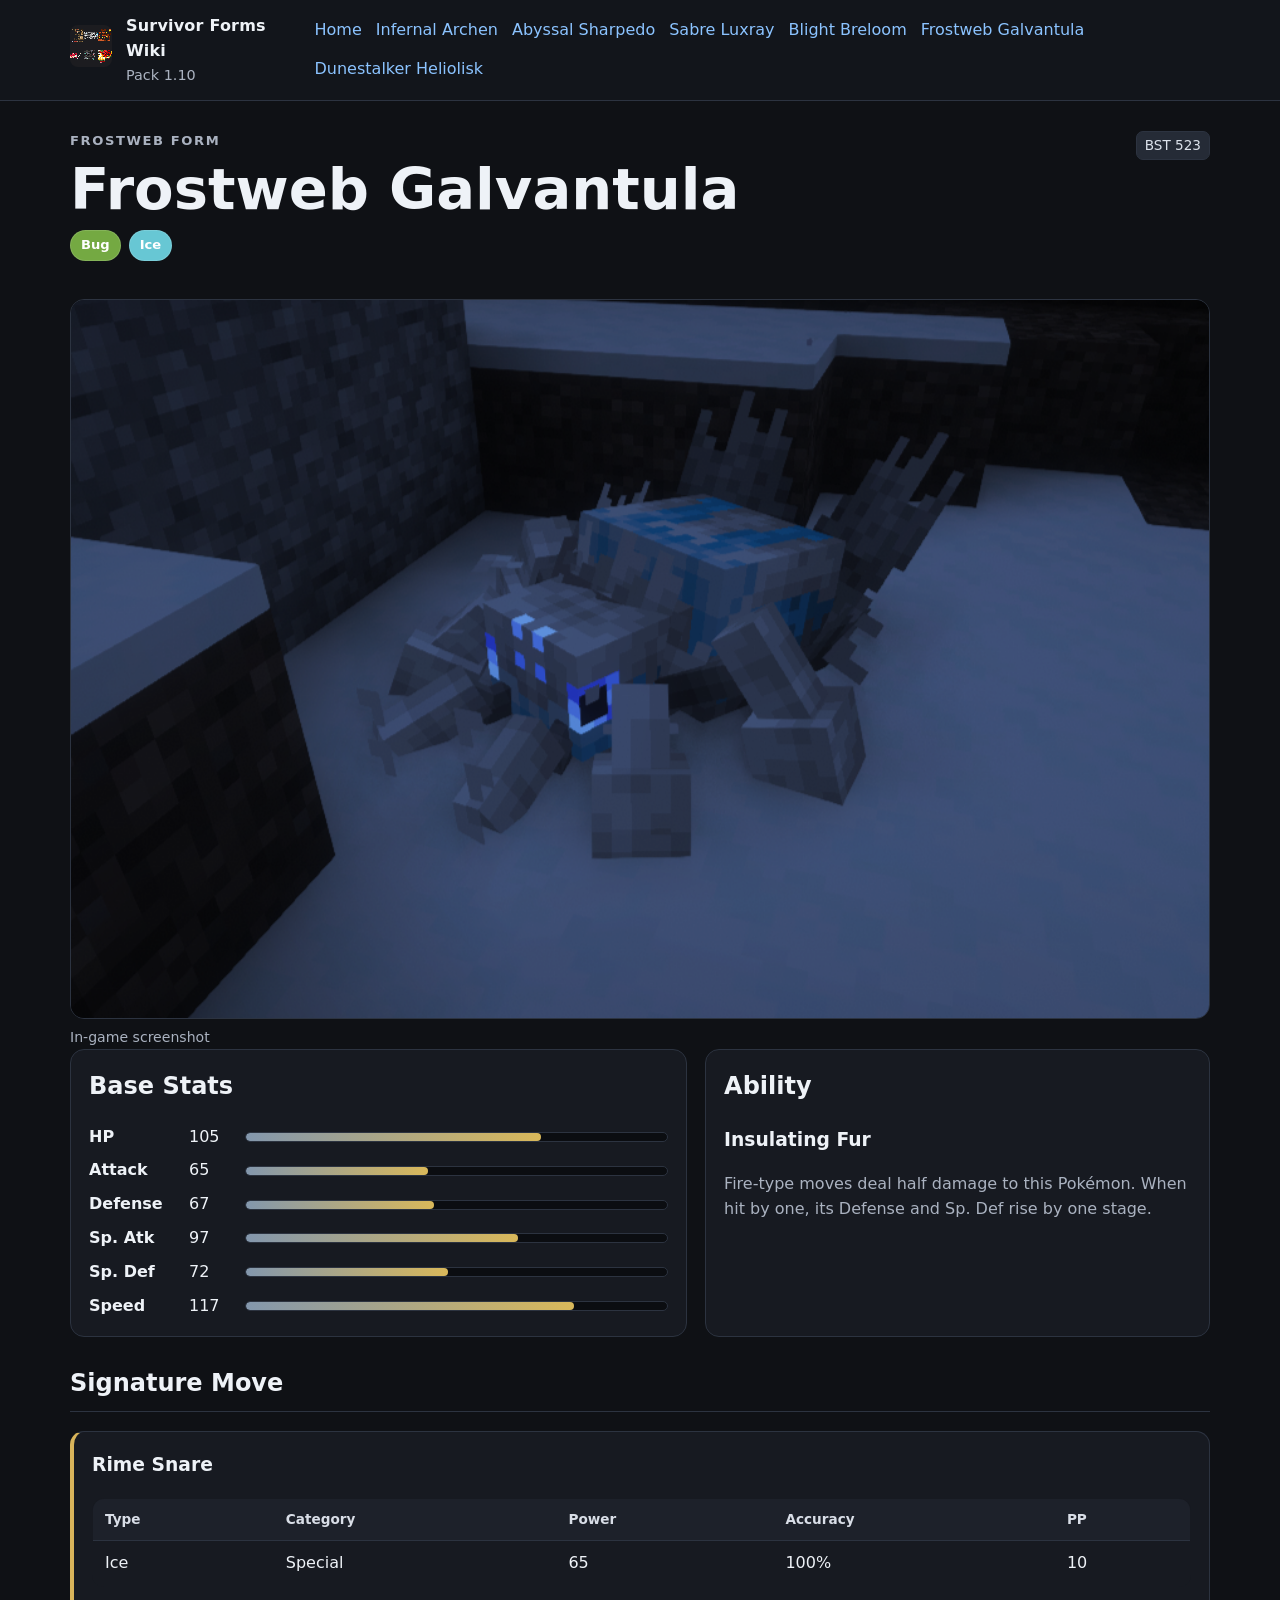
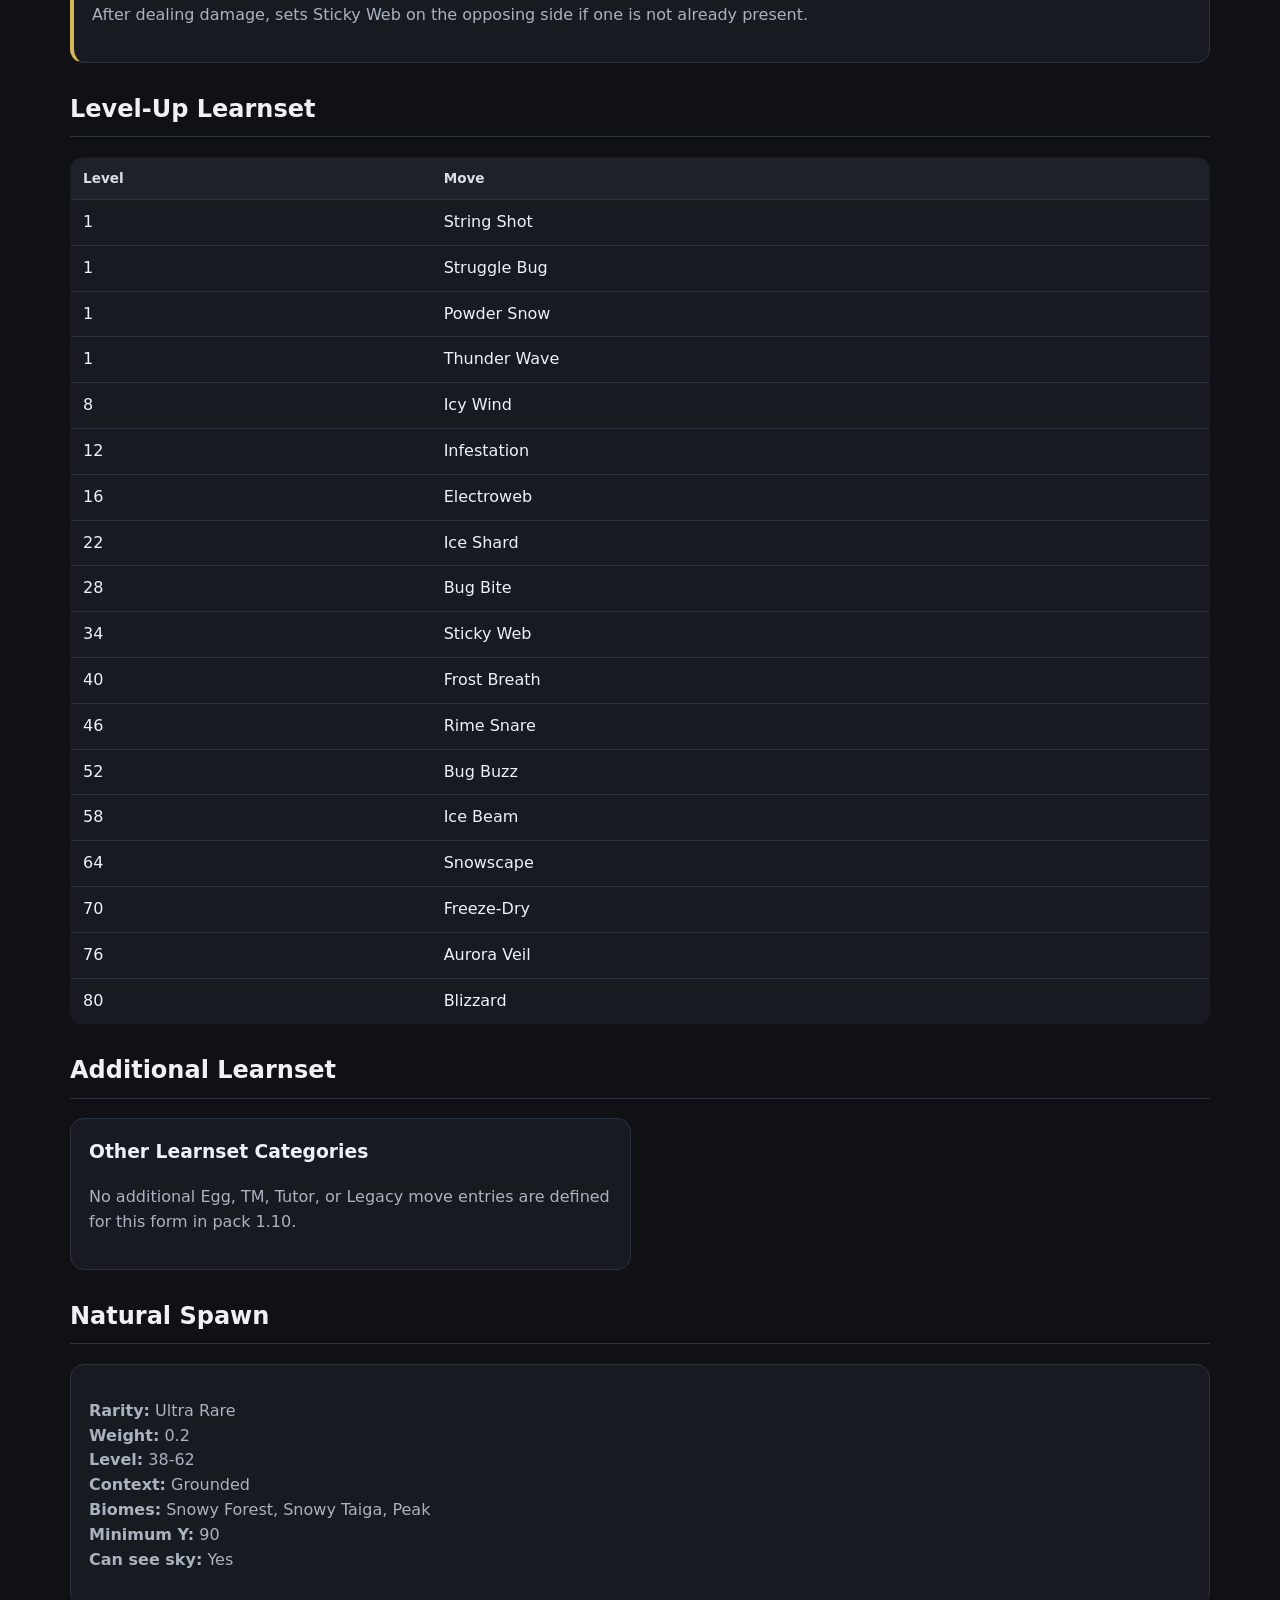
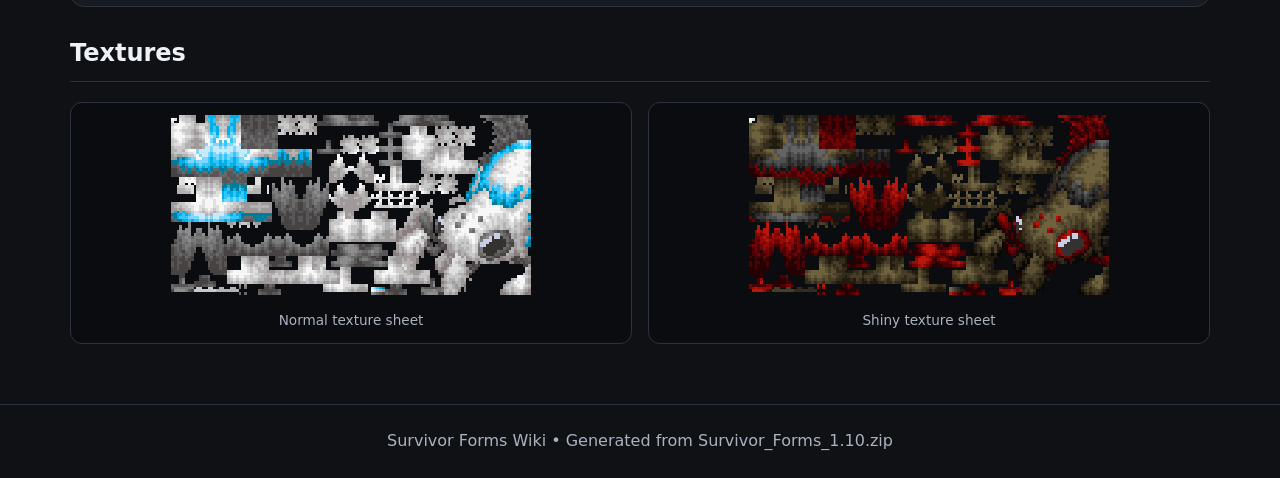
<file: pokemon/frostweb-galvantula.html>
<!doctype html><html><head><meta charset="utf-8"><meta name="viewport" content="width=device-width,initial-scale=1">
<title>Frostweb Galvantula • Survivor Forms Wiki</title><link rel="stylesheet" href="../styles.css"></head><body>

<header><div class="header-inner">
<a href="../index.html"><img class="logo" src="../assets/pack.png" alt="Survivor Forms pack icon"></a>
<div><div class="brand">Survivor Forms Wiki</div><div class="version">Pack 1.10</div></div>
<nav><a href="../index.html">Home</a><a href="../pokemon/infernal-archen.html">Infernal Archen</a><a href="../pokemon/abyssal-sharpedo.html">Abyssal Sharpedo</a><a href="../pokemon/sabre-luxray.html">Sabre Luxray</a><a href="../pokemon/blight-breloom.html">Blight Breloom</a><a href="../pokemon/frostweb-galvantula.html">Frostweb Galvantula</a><a href="../pokemon/dunestalker-heliolisk.html">Dunestalker Heliolisk</a></nav>
</div></header>
<main>
<div class="page-title">
<div><div class="kicker">Frostweb Form</div><h1>Frostweb Galvantula</h1><div class="types"><span class="type" style="background:#74A942">Bug</span><span class="type" style="background:#67C7D4">Ice</span></div></div>
<div><span class="badge">BST 523</span></div>
</div>


<section class="section">
<img class="ingame-shot" src="../assets/frostweb-galvantula-ingame.png" alt="In-game screenshot of Frostweb Galvantula">
<div class="ingame-caption">In-game screenshot</div>
</section>

<div class="summary-grid">
<div class="card"><h2>Base Stats</h2><div class="stats"><div class="stat-row"><strong>HP</strong><span>105</span><div class="bar"><div class="fill" style="width:70.0%"></div></div></div><div class="stat-row"><strong>Attack</strong><span>65</span><div class="bar"><div class="fill" style="width:43.3%"></div></div></div><div class="stat-row"><strong>Defense</strong><span>67</span><div class="bar"><div class="fill" style="width:44.7%"></div></div></div><div class="stat-row"><strong>Sp. Atk</strong><span>97</span><div class="bar"><div class="fill" style="width:64.7%"></div></div></div><div class="stat-row"><strong>Sp. Def</strong><span>72</span><div class="bar"><div class="fill" style="width:48.0%"></div></div></div><div class="stat-row"><strong>Speed</strong><span>117</span><div class="bar"><div class="fill" style="width:78.0%"></div></div></div></div></div>
<div class="card"><h2>Ability</h2><h3>Insulating Fur</h3><p>Fire-type moves deal half damage to this Pokémon. When hit by one, its Defense and Sp. Def rise by one stage.</p></div>
</div>

<section class="section">
<h2>Signature Move</h2>
<div class="card sig"><h3>Rime Snare</h3>
<table><tr><th>Type</th><th>Category</th><th>Power</th><th>Accuracy</th><th>PP</th></tr>
<tr><td>Ice</td><td>Special</td><td>65</td><td>100%</td><td>10</td></tr></table>
<p>After dealing damage, sets Sticky Web on the opposing side if one is not already present.</p></div>
</section>

<section class="section"><h2>Level-Up Learnset</h2>
<table><thead><tr><th>Level</th><th>Move</th></tr></thead><tbody><tr><td>1</td><td>String Shot</td></tr><tr><td>1</td><td>Struggle Bug</td></tr><tr><td>1</td><td>Powder Snow</td></tr><tr><td>1</td><td>Thunder Wave</td></tr><tr><td>8</td><td>Icy Wind</td></tr><tr><td>12</td><td>Infestation</td></tr><tr><td>16</td><td>Electroweb</td></tr><tr><td>22</td><td>Ice Shard</td></tr><tr><td>28</td><td>Bug Bite</td></tr><tr><td>34</td><td>Sticky Web</td></tr><tr><td>40</td><td>Frost Breath</td></tr><tr><td>46</td><td>Rime Snare</td></tr><tr><td>52</td><td>Bug Buzz</td></tr><tr><td>58</td><td>Ice Beam</td></tr><tr><td>64</td><td>Snowscape</td></tr><tr><td>70</td><td>Freeze-Dry</td></tr><tr><td>76</td><td>Aurora Veil</td></tr><tr><td>80</td><td>Blizzard</td></tr></tbody></table></section>

<section class="section"><h2>Additional Learnset</h2><div class="move-grid"><div class="card"><h3>Other Learnset Categories</h3><p>No additional Egg, TM, Tutor, or Legacy move entries are defined for this form in pack 1.10.</p></div></div></section>

<section class="section"><h2>Natural Spawn</h2>
<div class="card"><p><strong>Rarity:</strong> Ultra Rare<br><strong>Weight:</strong> 0.2<br><strong>Level:</strong> 38-62<br><strong>Context:</strong> Grounded<br><strong>Biomes:</strong> Snowy Forest, Snowy Taiga, Peak<br><strong>Minimum Y:</strong> 90<br><strong>Can see sky:</strong> Yes</p></div></section>

<section class="section"><h2>Textures</h2>
<div class="texture-wrap">
<div class="texture"><img src="../assets/frostweb-galvantula.png" alt="Frostweb Galvantula normal texture sheet"><span>Normal texture sheet</span></div>
<div class="texture"><img src="../assets/frostweb-galvantula-shiny.png" alt="Frostweb Galvantula shiny texture sheet"><span>Shiny texture sheet</span></div>
</div></section>
</main><footer>Survivor Forms Wiki • Generated from Survivor_Forms_1.10.zip</footer></body></html>
</file>
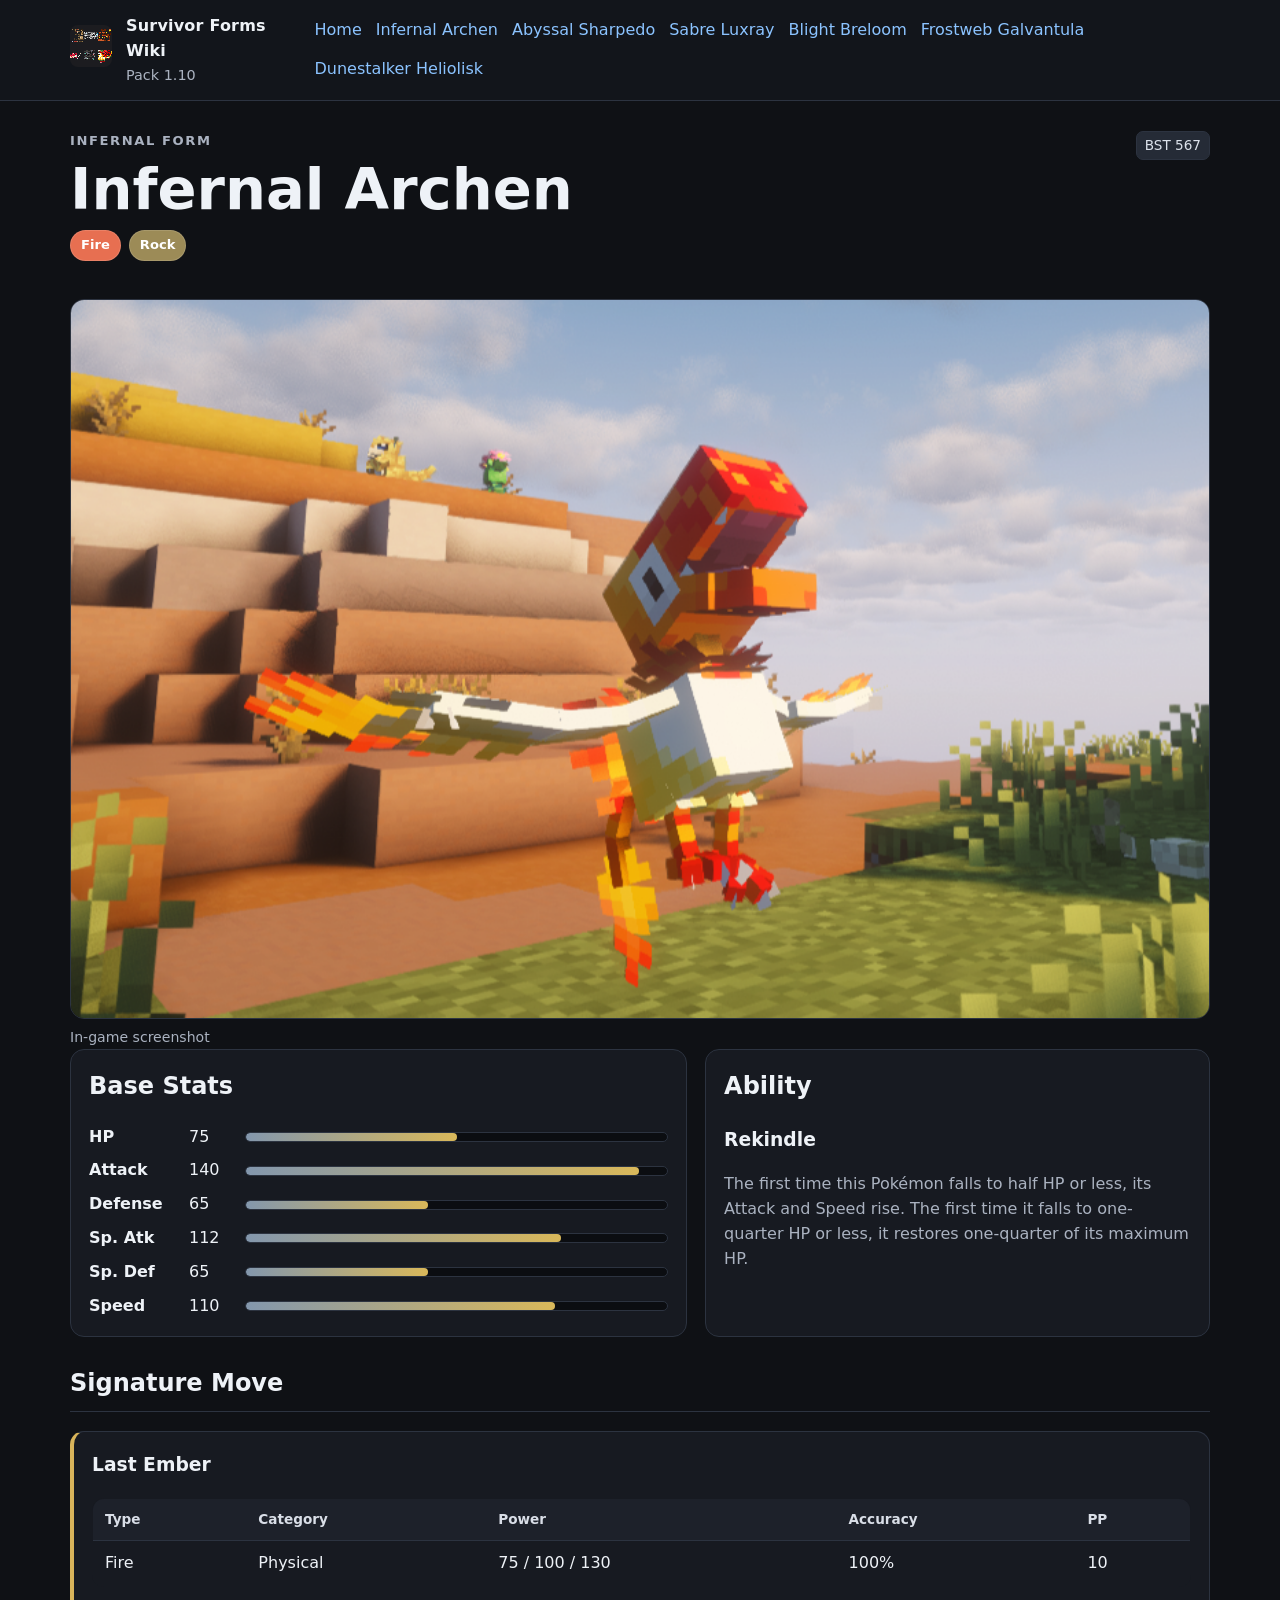
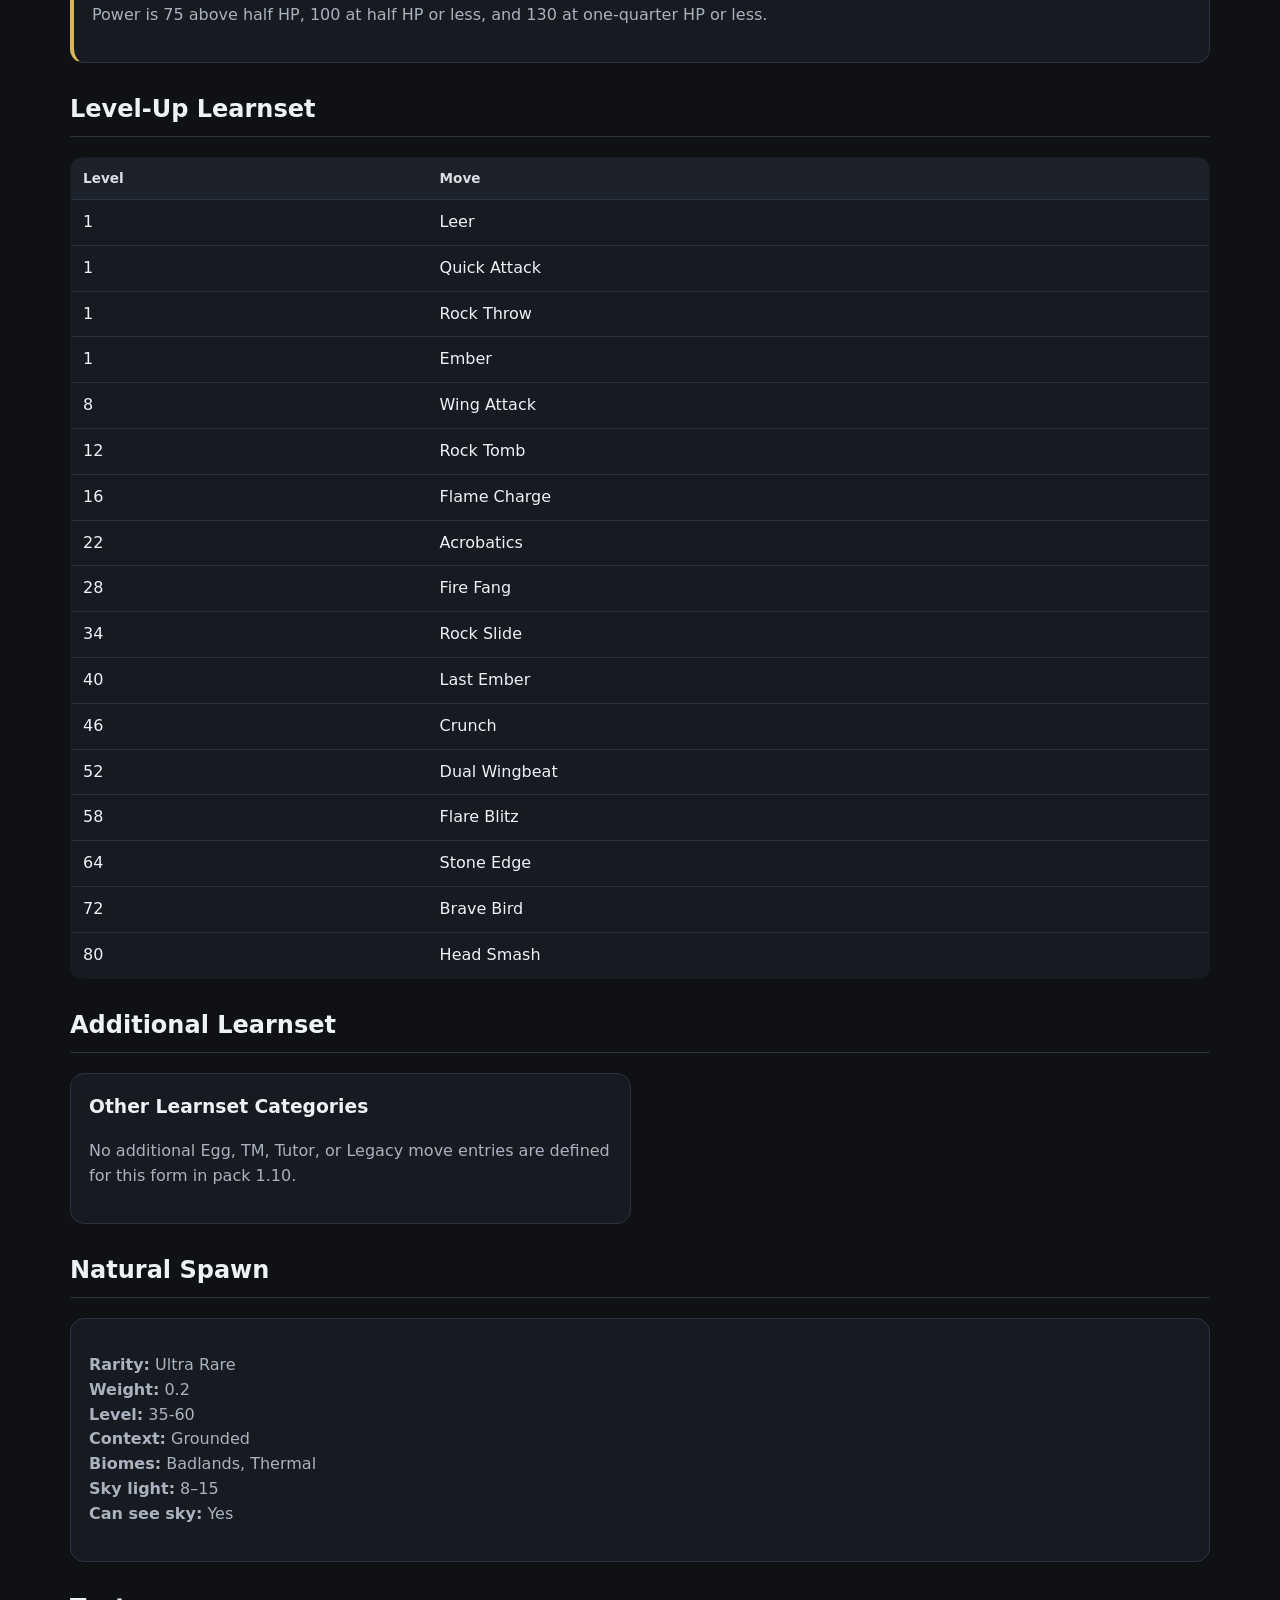
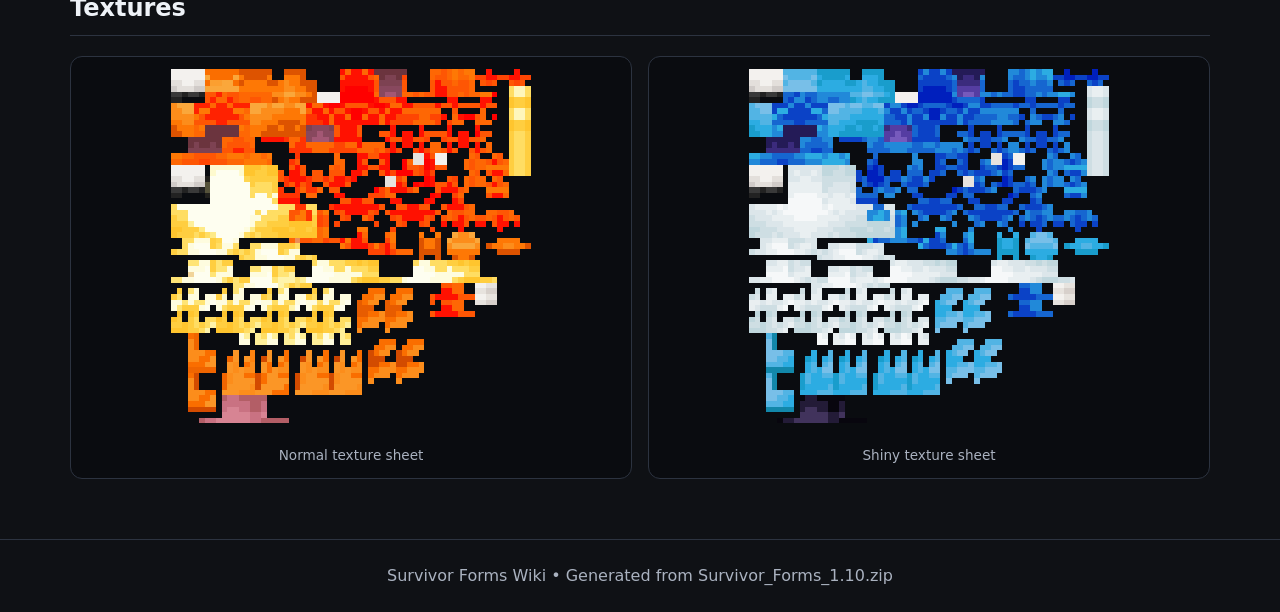
<file: pokemon/infernal-archen.html>
<!doctype html><html><head><meta charset="utf-8"><meta name="viewport" content="width=device-width,initial-scale=1">
<title>Infernal Archen • Survivor Forms Wiki</title><link rel="stylesheet" href="../styles.css"></head><body>

<header><div class="header-inner">
<a href="../index.html"><img class="logo" src="../assets/pack.png" alt="Survivor Forms pack icon"></a>
<div><div class="brand">Survivor Forms Wiki</div><div class="version">Pack 1.10</div></div>
<nav><a href="../index.html">Home</a><a href="../pokemon/infernal-archen.html">Infernal Archen</a><a href="../pokemon/abyssal-sharpedo.html">Abyssal Sharpedo</a><a href="../pokemon/sabre-luxray.html">Sabre Luxray</a><a href="../pokemon/blight-breloom.html">Blight Breloom</a><a href="../pokemon/frostweb-galvantula.html">Frostweb Galvantula</a><a href="../pokemon/dunestalker-heliolisk.html">Dunestalker Heliolisk</a></nav>
</div></header>
<main>
<div class="page-title">
<div><div class="kicker">Infernal Form</div><h1>Infernal Archen</h1><div class="types"><span class="type" style="background:#E76F51">Fire</span><span class="type" style="background:#9C8B57">Rock</span></div></div>
<div><span class="badge">BST 567</span></div>
</div>


<section class="section">
<img class="ingame-shot" src="../assets/infernal-archen-ingame.png" alt="In-game screenshot of Infernal Archen">
<div class="ingame-caption">In-game screenshot</div>
</section>

<div class="summary-grid">
<div class="card"><h2>Base Stats</h2><div class="stats"><div class="stat-row"><strong>HP</strong><span>75</span><div class="bar"><div class="fill" style="width:50.0%"></div></div></div><div class="stat-row"><strong>Attack</strong><span>140</span><div class="bar"><div class="fill" style="width:93.3%"></div></div></div><div class="stat-row"><strong>Defense</strong><span>65</span><div class="bar"><div class="fill" style="width:43.3%"></div></div></div><div class="stat-row"><strong>Sp. Atk</strong><span>112</span><div class="bar"><div class="fill" style="width:74.7%"></div></div></div><div class="stat-row"><strong>Sp. Def</strong><span>65</span><div class="bar"><div class="fill" style="width:43.3%"></div></div></div><div class="stat-row"><strong>Speed</strong><span>110</span><div class="bar"><div class="fill" style="width:73.3%"></div></div></div></div></div>
<div class="card"><h2>Ability</h2><h3>Rekindle</h3><p>The first time this Pokémon falls to half HP or less, its Attack and Speed rise. The first time it falls to one-quarter HP or less, it restores one-quarter of its maximum HP.</p></div>
</div>

<section class="section">
<h2>Signature Move</h2>
<div class="card sig"><h3>Last Ember</h3>
<table><tr><th>Type</th><th>Category</th><th>Power</th><th>Accuracy</th><th>PP</th></tr>
<tr><td>Fire</td><td>Physical</td><td>75 / 100 / 130</td><td>100%</td><td>10</td></tr></table>
<p>Power is 75 above half HP, 100 at half HP or less, and 130 at one-quarter HP or less.</p></div>
</section>

<section class="section"><h2>Level-Up Learnset</h2>
<table><thead><tr><th>Level</th><th>Move</th></tr></thead><tbody><tr><td>1</td><td>Leer</td></tr><tr><td>1</td><td>Quick Attack</td></tr><tr><td>1</td><td>Rock Throw</td></tr><tr><td>1</td><td>Ember</td></tr><tr><td>8</td><td>Wing Attack</td></tr><tr><td>12</td><td>Rock Tomb</td></tr><tr><td>16</td><td>Flame Charge</td></tr><tr><td>22</td><td>Acrobatics</td></tr><tr><td>28</td><td>Fire Fang</td></tr><tr><td>34</td><td>Rock Slide</td></tr><tr><td>40</td><td>Last Ember</td></tr><tr><td>46</td><td>Crunch</td></tr><tr><td>52</td><td>Dual Wingbeat</td></tr><tr><td>58</td><td>Flare Blitz</td></tr><tr><td>64</td><td>Stone Edge</td></tr><tr><td>72</td><td>Brave Bird</td></tr><tr><td>80</td><td>Head Smash</td></tr></tbody></table></section>

<section class="section"><h2>Additional Learnset</h2><div class="move-grid"><div class="card"><h3>Other Learnset Categories</h3><p>No additional Egg, TM, Tutor, or Legacy move entries are defined for this form in pack 1.10.</p></div></div></section>

<section class="section"><h2>Natural Spawn</h2>
<div class="card"><p><strong>Rarity:</strong> Ultra Rare<br><strong>Weight:</strong> 0.2<br><strong>Level:</strong> 35-60<br><strong>Context:</strong> Grounded<br><strong>Biomes:</strong> Badlands, Thermal<br><strong>Sky light:</strong> 8–15<br><strong>Can see sky:</strong> Yes</p></div></section>

<section class="section"><h2>Textures</h2>
<div class="texture-wrap">
<div class="texture"><img src="../assets/infernal-archen.png" alt="Infernal Archen normal texture sheet"><span>Normal texture sheet</span></div>
<div class="texture"><img src="../assets/infernal-archen-shiny.png" alt="Infernal Archen shiny texture sheet"><span>Shiny texture sheet</span></div>
</div></section>
</main><footer>Survivor Forms Wiki • Generated from Survivor_Forms_1.10.zip</footer></body></html>
</file>
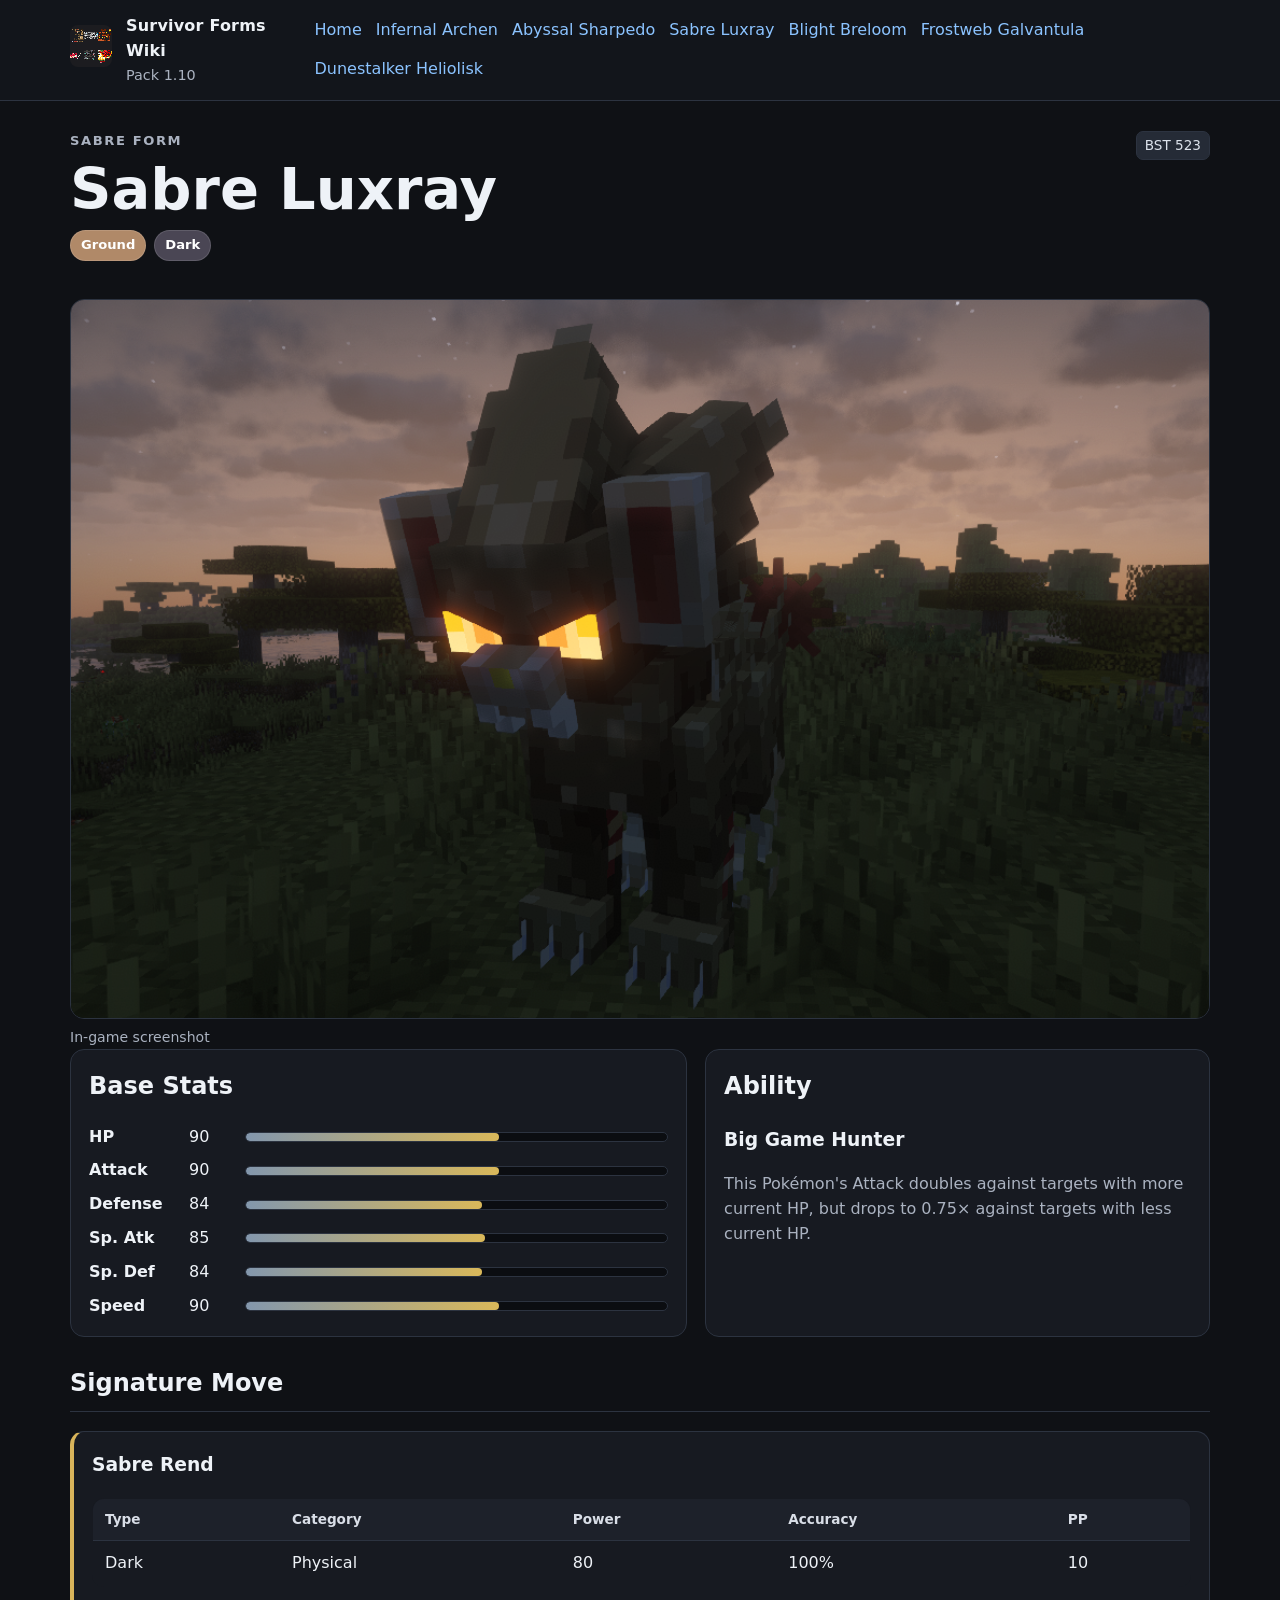
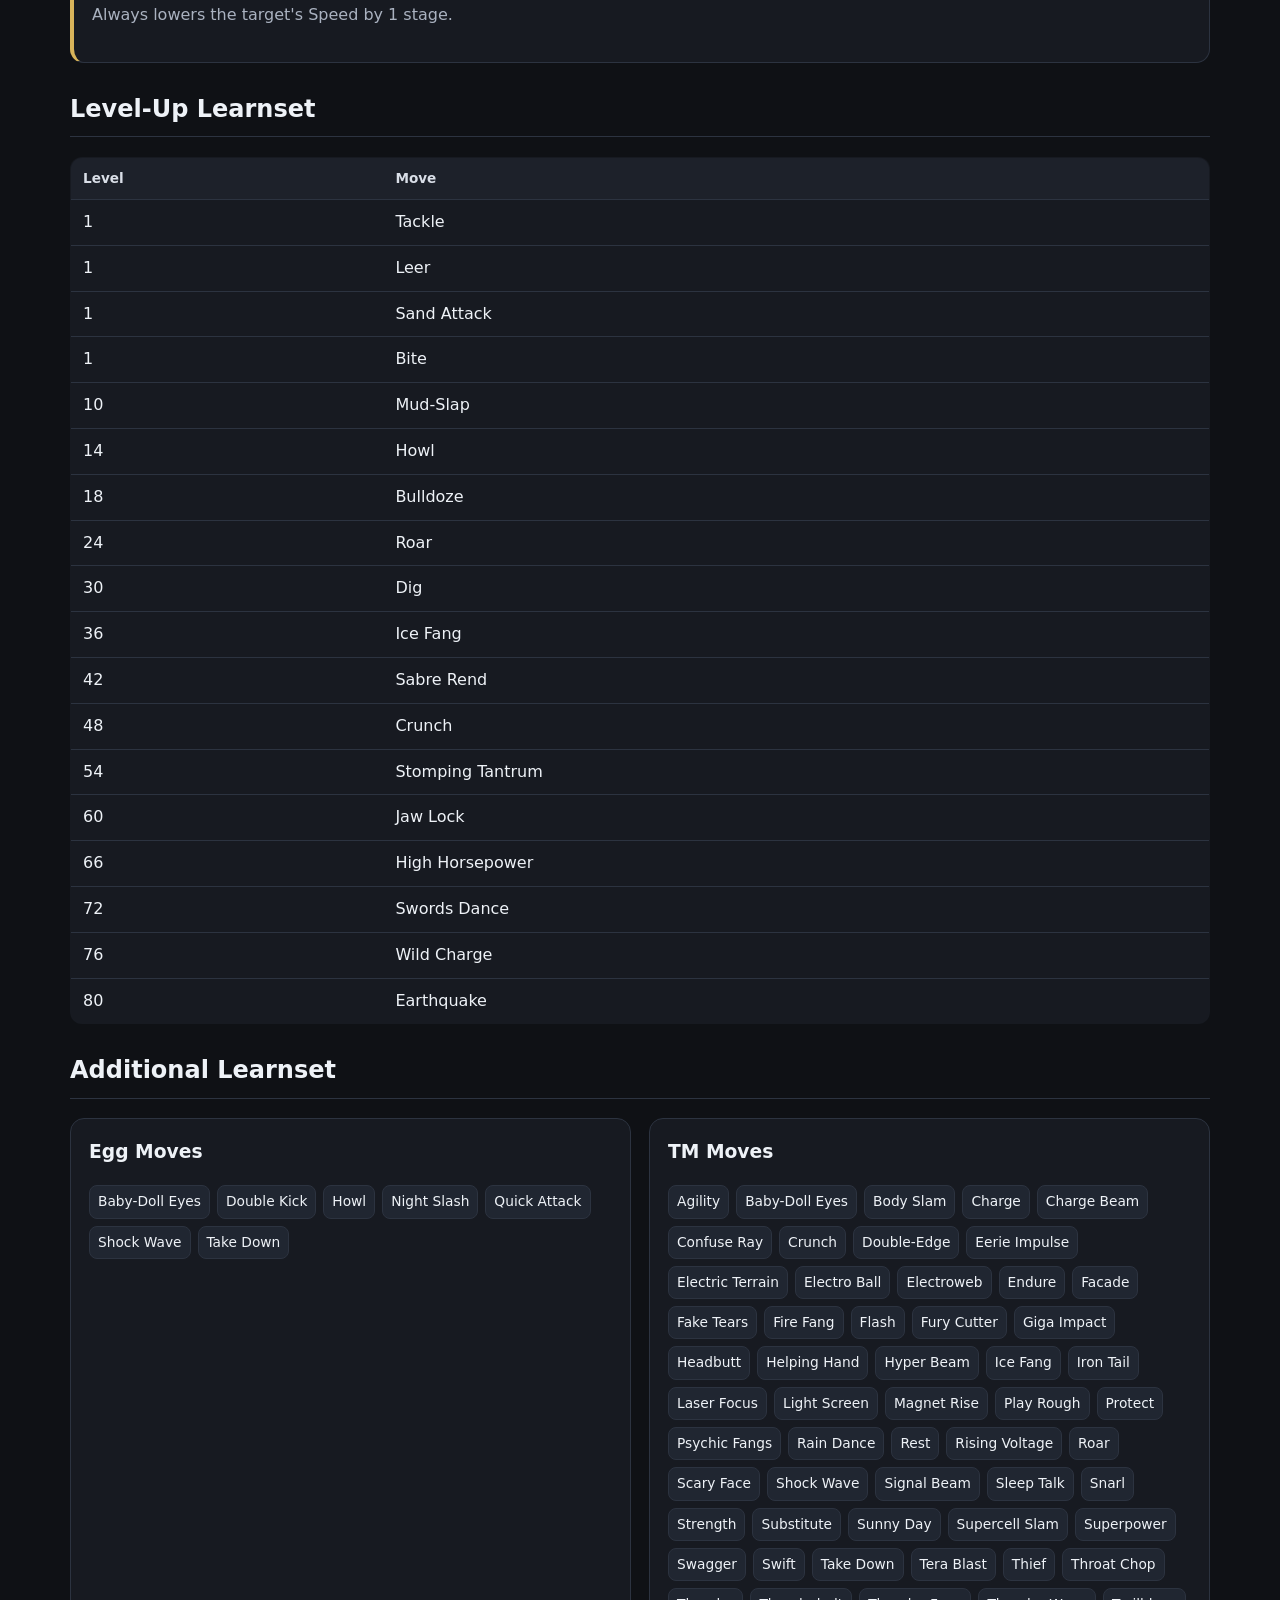
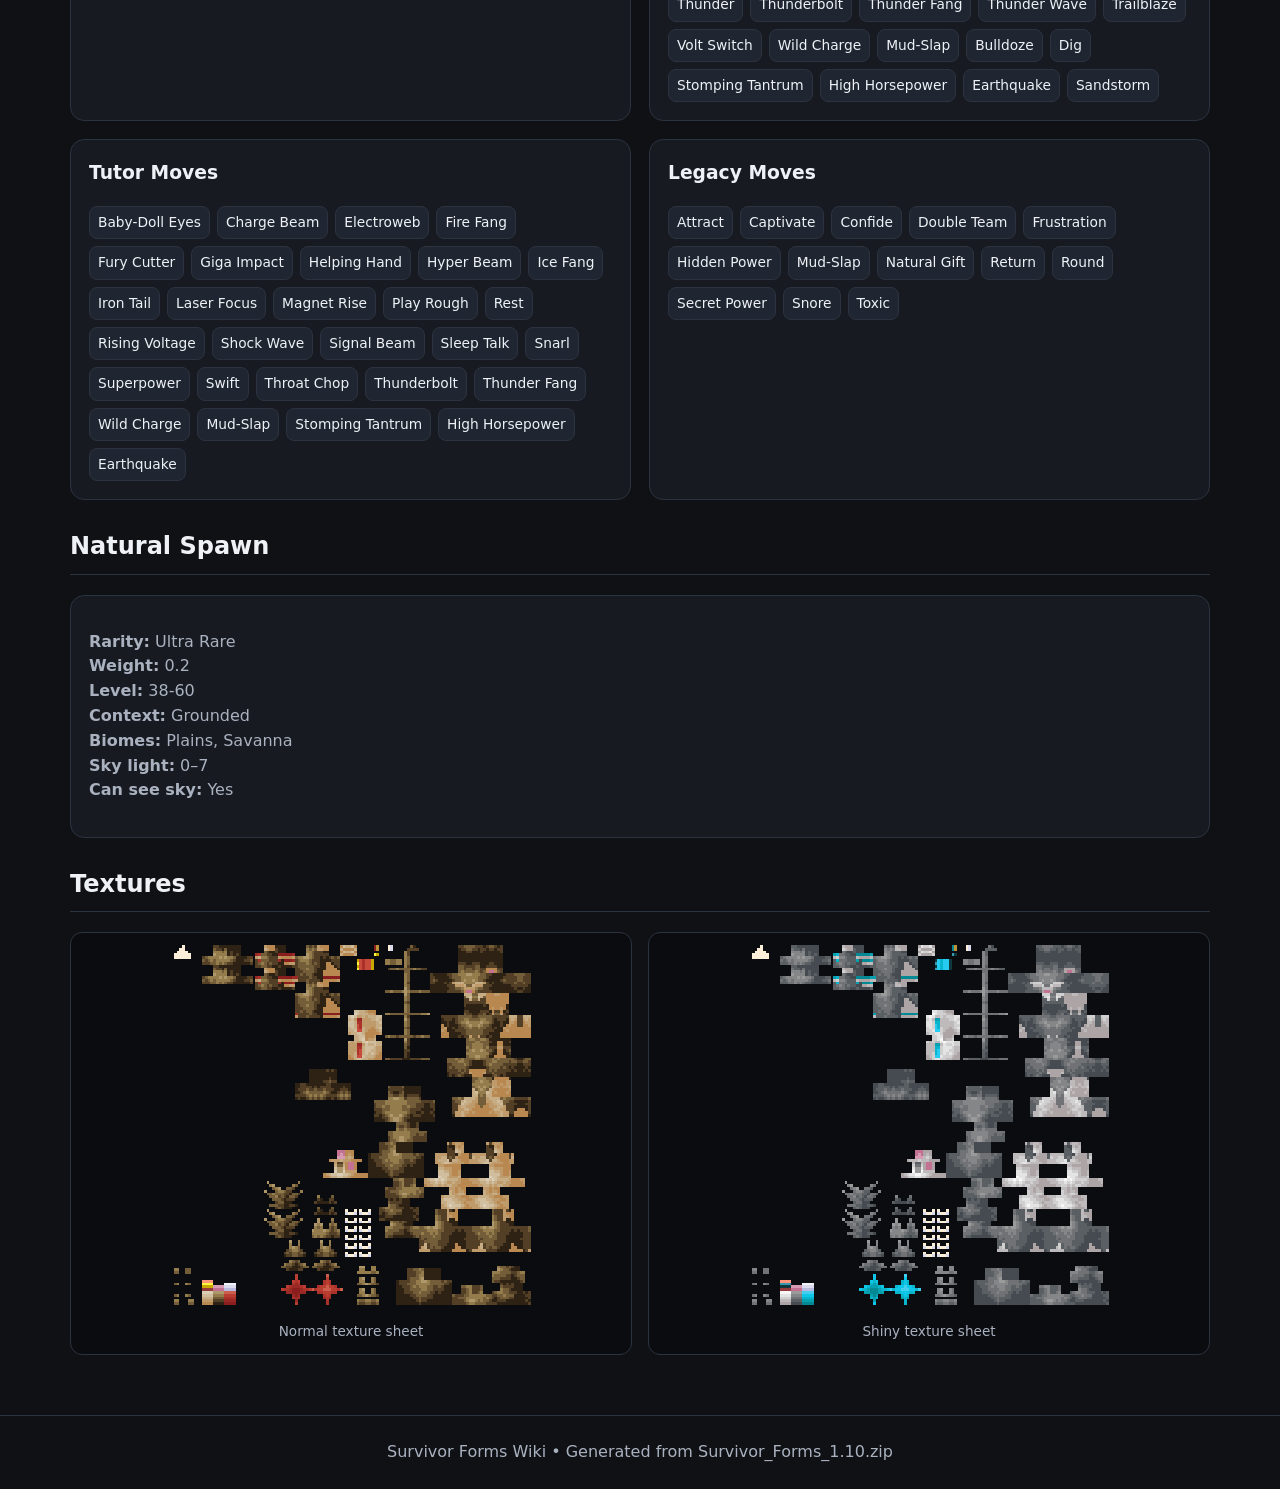
<file: pokemon/sabre-luxray.html>
<!doctype html><html><head><meta charset="utf-8"><meta name="viewport" content="width=device-width,initial-scale=1">
<title>Sabre Luxray • Survivor Forms Wiki</title><link rel="stylesheet" href="../styles.css"></head><body>

<header><div class="header-inner">
<a href="../index.html"><img class="logo" src="../assets/pack.png" alt="Survivor Forms pack icon"></a>
<div><div class="brand">Survivor Forms Wiki</div><div class="version">Pack 1.10</div></div>
<nav><a href="../index.html">Home</a><a href="../pokemon/infernal-archen.html">Infernal Archen</a><a href="../pokemon/abyssal-sharpedo.html">Abyssal Sharpedo</a><a href="../pokemon/sabre-luxray.html">Sabre Luxray</a><a href="../pokemon/blight-breloom.html">Blight Breloom</a><a href="../pokemon/frostweb-galvantula.html">Frostweb Galvantula</a><a href="../pokemon/dunestalker-heliolisk.html">Dunestalker Heliolisk</a></nav>
</div></header>
<main>
<div class="page-title">
<div><div class="kicker">Sabre Form</div><h1>Sabre Luxray</h1><div class="types"><span class="type" style="background:#B08968">Ground</span><span class="type" style="background:#4A4654">Dark</span></div></div>
<div><span class="badge">BST 523</span></div>
</div>


<section class="section">
<img class="ingame-shot" src="../assets/sabre-luxray-ingame.png" alt="In-game screenshot of Sabre Luxray">
<div class="ingame-caption">In-game screenshot</div>
</section>

<div class="summary-grid">
<div class="card"><h2>Base Stats</h2><div class="stats"><div class="stat-row"><strong>HP</strong><span>90</span><div class="bar"><div class="fill" style="width:60.0%"></div></div></div><div class="stat-row"><strong>Attack</strong><span>90</span><div class="bar"><div class="fill" style="width:60.0%"></div></div></div><div class="stat-row"><strong>Defense</strong><span>84</span><div class="bar"><div class="fill" style="width:56.0%"></div></div></div><div class="stat-row"><strong>Sp. Atk</strong><span>85</span><div class="bar"><div class="fill" style="width:56.7%"></div></div></div><div class="stat-row"><strong>Sp. Def</strong><span>84</span><div class="bar"><div class="fill" style="width:56.0%"></div></div></div><div class="stat-row"><strong>Speed</strong><span>90</span><div class="bar"><div class="fill" style="width:60.0%"></div></div></div></div></div>
<div class="card"><h2>Ability</h2><h3>Big Game Hunter</h3><p>This Pokémon&#x27;s Attack doubles against targets with more current HP, but drops to 0.75× against targets with less current HP.</p></div>
</div>

<section class="section">
<h2>Signature Move</h2>
<div class="card sig"><h3>Sabre Rend</h3>
<table><tr><th>Type</th><th>Category</th><th>Power</th><th>Accuracy</th><th>PP</th></tr>
<tr><td>Dark</td><td>Physical</td><td>80</td><td>100%</td><td>10</td></tr></table>
<p>Always lowers the target's Speed by 1 stage.</p></div>
</section>

<section class="section"><h2>Level-Up Learnset</h2>
<table><thead><tr><th>Level</th><th>Move</th></tr></thead><tbody><tr><td>1</td><td>Tackle</td></tr><tr><td>1</td><td>Leer</td></tr><tr><td>1</td><td>Sand Attack</td></tr><tr><td>1</td><td>Bite</td></tr><tr><td>10</td><td>Mud-Slap</td></tr><tr><td>14</td><td>Howl</td></tr><tr><td>18</td><td>Bulldoze</td></tr><tr><td>24</td><td>Roar</td></tr><tr><td>30</td><td>Dig</td></tr><tr><td>36</td><td>Ice Fang</td></tr><tr><td>42</td><td>Sabre Rend</td></tr><tr><td>48</td><td>Crunch</td></tr><tr><td>54</td><td>Stomping Tantrum</td></tr><tr><td>60</td><td>Jaw Lock</td></tr><tr><td>66</td><td>High Horsepower</td></tr><tr><td>72</td><td>Swords Dance</td></tr><tr><td>76</td><td>Wild Charge</td></tr><tr><td>80</td><td>Earthquake</td></tr></tbody></table></section>

<section class="section"><h2>Additional Learnset</h2><div class="move-grid"><div class="card"><h3>Egg Moves</h3><div class="chips"><span class="chip">Baby-Doll Eyes</span><span class="chip">Double Kick</span><span class="chip">Howl</span><span class="chip">Night Slash</span><span class="chip">Quick Attack</span><span class="chip">Shock Wave</span><span class="chip">Take Down</span></div></div><div class="card"><h3>TM Moves</h3><div class="chips"><span class="chip">Agility</span><span class="chip">Baby-Doll Eyes</span><span class="chip">Body Slam</span><span class="chip">Charge</span><span class="chip">Charge Beam</span><span class="chip">Confuse Ray</span><span class="chip">Crunch</span><span class="chip">Double-Edge</span><span class="chip">Eerie Impulse</span><span class="chip">Electric Terrain</span><span class="chip">Electro Ball</span><span class="chip">Electroweb</span><span class="chip">Endure</span><span class="chip">Facade</span><span class="chip">Fake Tears</span><span class="chip">Fire Fang</span><span class="chip">Flash</span><span class="chip">Fury Cutter</span><span class="chip">Giga Impact</span><span class="chip">Headbutt</span><span class="chip">Helping Hand</span><span class="chip">Hyper Beam</span><span class="chip">Ice Fang</span><span class="chip">Iron Tail</span><span class="chip">Laser Focus</span><span class="chip">Light Screen</span><span class="chip">Magnet Rise</span><span class="chip">Play Rough</span><span class="chip">Protect</span><span class="chip">Psychic Fangs</span><span class="chip">Rain Dance</span><span class="chip">Rest</span><span class="chip">Rising Voltage</span><span class="chip">Roar</span><span class="chip">Scary Face</span><span class="chip">Shock Wave</span><span class="chip">Signal Beam</span><span class="chip">Sleep Talk</span><span class="chip">Snarl</span><span class="chip">Strength</span><span class="chip">Substitute</span><span class="chip">Sunny Day</span><span class="chip">Supercell Slam</span><span class="chip">Superpower</span><span class="chip">Swagger</span><span class="chip">Swift</span><span class="chip">Take Down</span><span class="chip">Tera Blast</span><span class="chip">Thief</span><span class="chip">Throat Chop</span><span class="chip">Thunder</span><span class="chip">Thunderbolt</span><span class="chip">Thunder Fang</span><span class="chip">Thunder Wave</span><span class="chip">Trailblaze</span><span class="chip">Volt Switch</span><span class="chip">Wild Charge</span><span class="chip">Mud-Slap</span><span class="chip">Bulldoze</span><span class="chip">Dig</span><span class="chip">Stomping Tantrum</span><span class="chip">High Horsepower</span><span class="chip">Earthquake</span><span class="chip">Sandstorm</span></div></div><div class="card"><h3>Tutor Moves</h3><div class="chips"><span class="chip">Baby-Doll Eyes</span><span class="chip">Charge Beam</span><span class="chip">Electroweb</span><span class="chip">Fire Fang</span><span class="chip">Fury Cutter</span><span class="chip">Giga Impact</span><span class="chip">Helping Hand</span><span class="chip">Hyper Beam</span><span class="chip">Ice Fang</span><span class="chip">Iron Tail</span><span class="chip">Laser Focus</span><span class="chip">Magnet Rise</span><span class="chip">Play Rough</span><span class="chip">Rest</span><span class="chip">Rising Voltage</span><span class="chip">Shock Wave</span><span class="chip">Signal Beam</span><span class="chip">Sleep Talk</span><span class="chip">Snarl</span><span class="chip">Superpower</span><span class="chip">Swift</span><span class="chip">Throat Chop</span><span class="chip">Thunderbolt</span><span class="chip">Thunder Fang</span><span class="chip">Wild Charge</span><span class="chip">Mud-Slap</span><span class="chip">Stomping Tantrum</span><span class="chip">High Horsepower</span><span class="chip">Earthquake</span></div></div><div class="card"><h3>Legacy Moves</h3><div class="chips"><span class="chip">Attract</span><span class="chip">Captivate</span><span class="chip">Confide</span><span class="chip">Double Team</span><span class="chip">Frustration</span><span class="chip">Hidden Power</span><span class="chip">Mud-Slap</span><span class="chip">Natural Gift</span><span class="chip">Return</span><span class="chip">Round</span><span class="chip">Secret Power</span><span class="chip">Snore</span><span class="chip">Toxic</span></div></div></div></section>

<section class="section"><h2>Natural Spawn</h2>
<div class="card"><p><strong>Rarity:</strong> Ultra Rare<br><strong>Weight:</strong> 0.2<br><strong>Level:</strong> 38-60<br><strong>Context:</strong> Grounded<br><strong>Biomes:</strong> Plains, Savanna<br><strong>Sky light:</strong> 0–7<br><strong>Can see sky:</strong> Yes</p></div></section>

<section class="section"><h2>Textures</h2>
<div class="texture-wrap">
<div class="texture"><img src="../assets/sabre-luxray.png" alt="Sabre Luxray normal texture sheet"><span>Normal texture sheet</span></div>
<div class="texture"><img src="../assets/sabre-luxray-shiny.png" alt="Sabre Luxray shiny texture sheet"><span>Shiny texture sheet</span></div>
</div></section>
</main><footer>Survivor Forms Wiki • Generated from Survivor_Forms_1.10.zip</footer></body></html>
</file>
<file: styles.css>
:root{
  --bg:#0f1115;--panel:#171a21;--panel2:#1d212a;--text:#eef2f7;--muted:#aab2c0;
  --line:#2c3340;--accent:#d8b45a;--link:#8bc3ff;--max:1180px;
}
*{box-sizing:border-box}
html{scroll-behavior:smooth}
body{margin:0;background:var(--bg);color:var(--text);font-family:Inter,ui-sans-serif,system-ui,-apple-system,BlinkMacSystemFont,"Segoe UI",sans-serif;line-height:1.55}
a{color:var(--link);text-decoration:none}a:hover{text-decoration:underline}
header{border-bottom:1px solid var(--line);background:#12151b;position:sticky;top:0;z-index:10}
.header-inner{max-width:var(--max);margin:auto;padding:14px 20px;display:flex;align-items:center;gap:14px}
.logo{width:42px;height:42px;image-rendering:pixelated;border-radius:8px}
.brand{font-weight:800;letter-spacing:.2px}.version{color:var(--muted);font-size:.9rem}
nav{margin-left:auto;display:flex;gap:14px;flex-wrap:wrap}
main{max-width:var(--max);margin:auto;padding:30px 20px 60px}
.hero{display:grid;grid-template-columns:1.4fr .6fr;gap:28px;align-items:center;margin-bottom:32px}
.hero h1{font-size:clamp(2rem,5vw,4rem);line-height:1;margin:.1em 0 .25em}
.hero p{font-size:1.1rem;color:var(--muted);max-width:760px}
.hero-logo{width:min(220px,100%);justify-self:end;image-rendering:pixelated;border-radius:16px;background:var(--panel);padding:14px;border:1px solid var(--line)}
.grid{display:grid;grid-template-columns:repeat(3,minmax(0,1fr));gap:16px}
.card{background:var(--panel);border:1px solid var(--line);border-radius:14px;padding:18px}
.card h2,.card h3{margin-top:0}.card p{color:var(--muted)}
.mon-card{display:block;color:inherit;transition:transform .14s ease,border-color .14s ease}
.mon-card:hover{transform:translateY(-2px);border-color:#465264;text-decoration:none}
.types{display:flex;gap:8px;flex-wrap:wrap;margin:10px 0}
.type{display:inline-flex;align-items:center;padding:4px 10px;border-radius:999px;font-weight:700;font-size:.82rem;color:white;border:1px solid rgba(255,255,255,.12)}
.kicker{font-size:.82rem;text-transform:uppercase;letter-spacing:.12em;color:var(--muted);font-weight:800}
.page-title{display:flex;align-items:flex-start;justify-content:space-between;gap:20px;margin-bottom:18px}
.page-title h1{font-size:clamp(2rem,4.5vw,3.6rem);line-height:1.05;margin:.15em 0}
.summary-grid{display:grid;grid-template-columns:1.1fr .9fr;gap:18px}
.section{margin-top:28px}.section h2{border-bottom:1px solid var(--line);padding-bottom:8px}
.stats{display:grid;gap:9px}.stat-row{display:grid;grid-template-columns:90px 46px 1fr;gap:10px;align-items:center}
.bar{height:10px;background:#0b0d11;border-radius:999px;overflow:hidden;border:1px solid var(--line)}
.fill{height:100%;background:linear-gradient(90deg,#8397ad,#d9b85a);border-radius:999px}
table{width:100%;border-collapse:collapse;background:var(--panel);border:1px solid var(--line);border-radius:12px;overflow:hidden}
th,td{padding:10px 12px;border-bottom:1px solid var(--line);text-align:left;vertical-align:top}
th{background:var(--panel2);font-size:.85rem;color:#d9dee7}tr:last-child td{border-bottom:0}
.move-grid{display:grid;grid-template-columns:repeat(2,minmax(0,1fr));gap:18px}
.badge{display:inline-block;background:#252b36;border:1px solid var(--line);padding:3px 8px;border-radius:7px;color:#dce2eb;font-size:.85rem}
.sig{border-left:4px solid var(--accent)}
.texture-wrap{display:grid;grid-template-columns:1fr 1fr;gap:16px}
.texture{background:#0a0c10;border:1px solid var(--line);border-radius:12px;padding:12px;text-align:center}
.texture img{width:100%;max-width:360px;image-rendering:pixelated;image-rendering:crisp-edges}
.texture span{display:block;color:var(--muted);font-size:.85rem;margin-top:8px}
.chips{display:flex;gap:7px;flex-wrap:wrap}.chip{background:#202631;border:1px solid var(--line);border-radius:8px;padding:5px 8px;font-size:.86rem}
footer{border-top:1px solid var(--line);color:var(--muted);padding:24px 20px;text-align:center}
.search{width:100%;padding:12px 14px;background:#101319;border:1px solid var(--line);border-radius:10px;color:var(--text);font-size:1rem;margin:12px 0 20px}
.note{color:var(--muted);font-size:.92rem}
@media(max-width:850px){.grid{grid-template-columns:1fr 1fr}.hero,.summary-grid{grid-template-columns:1fr}.hero-logo{justify-self:start}.move-grid{grid-template-columns:1fr}}
@media(max-width:560px){.grid{grid-template-columns:1fr}.page-title{display:block}.texture-wrap{grid-template-columns:1fr}.header-inner{align-items:flex-start}.header-inner nav{display:none}.stat-row{grid-template-columns:80px 38px 1fr}}

.ingame-shot{
  width:100%;
  display:block;
  border-radius:14px;
  border:1px solid var(--line);
  object-fit:cover;
  max-height:720px;
  background:#0a0c10;
}
.ingame-caption{
  color:var(--muted);
  font-size:.88rem;
  margin-top:8px;
}
</file>
